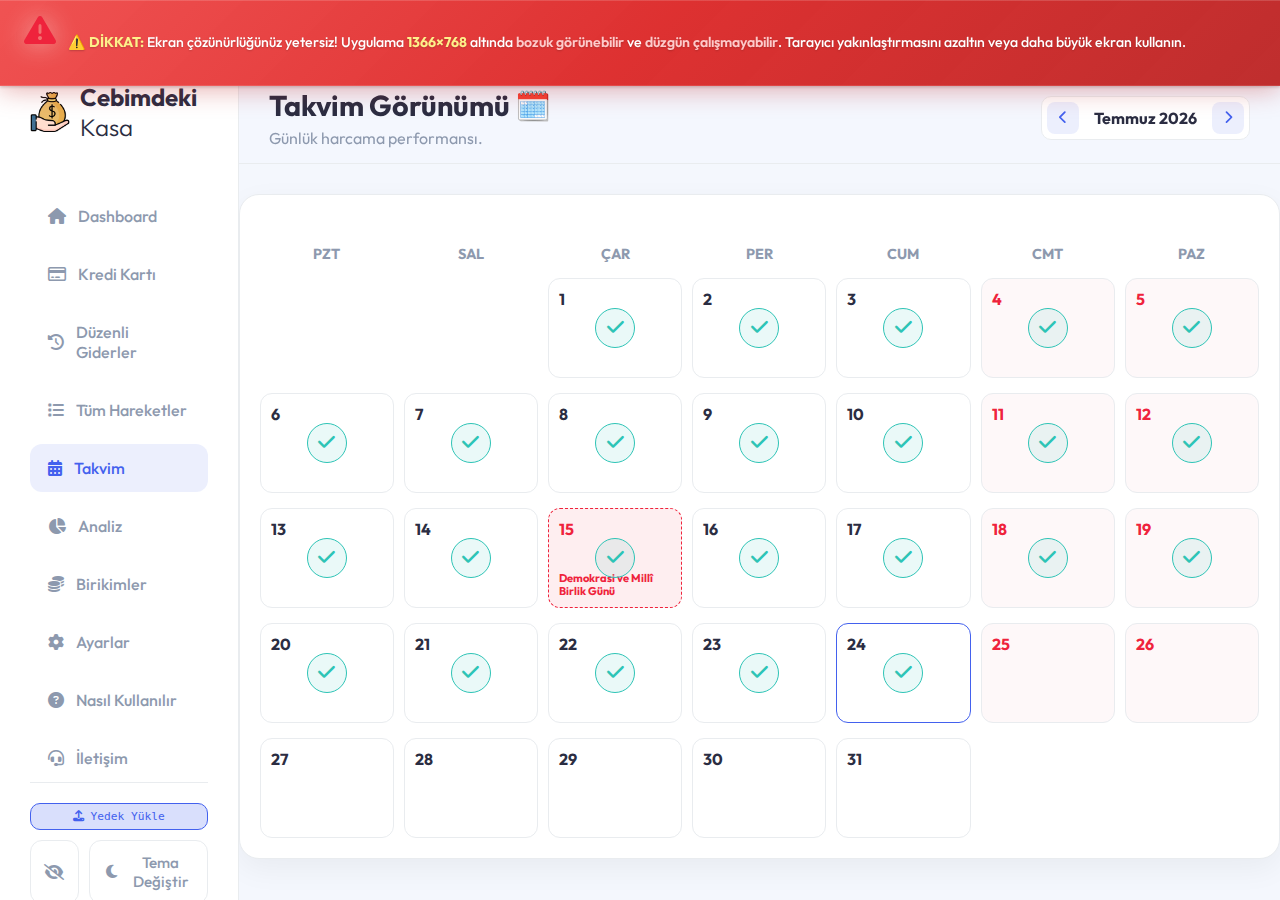
<file: calendar.html>
<!DOCTYPE html>
<html lang="tr">

<head>
    <meta charset="UTF-8">
    <meta name="viewport" content="width=device-width, initial-scale=1.0">
    <title>Harcama Takvimi</title>
    <link href="https://fonts.googleapis.com/css2?family=Outfit:wght@300;500;700;800&display=swap" rel="stylesheet">
    <link rel="stylesheet" href="https://cdnjs.cloudflare.com/ajax/libs/font-awesome/6.4.0/css/all.min.css">
    <link rel="stylesheet" href="design.css?v=21">
    <style>
        .calendar-grid {
            display: grid;
            grid-template-columns: repeat(7, 1fr);
            gap: 10px;
            margin-top: 20px;
        }

        .cal-header {
            text-align: center;
            font-weight: 700;
            color: var(--text-light);
            padding: 10px;
            font-size: 0.9rem;
            text-transform: uppercase;
        }

        .cal-day {
            background: var(--bg-widget);
            border: 1px solid var(--border);
            border-radius: 12px;
            min-height: 100px;
            padding: 10px;
            position: relative;
            cursor: pointer;
            transition: 0.2s;
            display: flex;
            flex-direction: column;
            justify-content: space-between;
        }

        .cal-day:hover {
            border-color: var(--primary);
            box-shadow: 0 5px 15px rgba(0, 0, 0, 0.05);
        }

        .cal-date-num {
            font-weight: 700;
            color: var(--text-main);
            font-size: 1rem;
        }

        .cal-total {
            font-size: 0.85rem;
            font-weight: 600;
            color: var(--text-light);
            margin-top: 5px;
        }

        .cal-total.high-spend {
            color: var(--danger);
        }

        .no-spend-badge {
            position: absolute;
            top: 50%;
            left: 50%;
            transform: translate(-50%, -50%);
            width: 40px;
            height: 40px;
            background: rgba(46, 196, 182, 0.1);
            color: var(--success);
            border-radius: 50%;
            display: flex;
            align-items: center;
            justify-content: center;
            font-size: 1.2rem;
            border: 1px solid var(--success);
        }

        .bill-icon {
            font-size: 0.8rem;
            color: var(--accent);
            margin-top: auto;
            align-self: flex-end;
        }
    </style>
</head>

<body data-page="calendar">
    <!-- Resolution Warning Banner (Soft Warning) -->
    <div id="resolution-blocker">
        <i class="fa-solid fa-triangle-exclamation res-icon"></i>
        <span class="res-message"><strong>⚠️ DİKKAT:</strong> Ekran çözünürlüğünüz yetersiz! Uygulama
            <strong>1366×768</strong> altında <em>bozuk görünebilir</em> ve <em>düzgün çalışmayabilir</em>. Tarayıcı
            yakınlaştırmasını azaltın veya daha büyük ekran kullanın.</span>
    </div>

    <div class="web-app-container">
        <aside class="sidebar">
            <!-- Sidebar content rendered by main.js: renderSidebar() -->
        </aside>

        <main class="main-content">
            <header class="top-bar">
                <div class="greeting">
                    <h2>Takvim Görünümü 🗓️</h2>
                    <p style="color:var(--text-light)">Günlük harcama performansı.</p>
                </div>
                <div style="display:flex; gap:10px;">
                    <div class="period-nav-ctrl">
                        <button class="btn-nav-arrow" id="cal-prev"><i class="fa-solid fa-chevron-left"></i></button>
                        <span id="cal-period-display"
                            style="font-weight:700; padding:0 15px; min-width:120px; text-align:center;">---</span>
                        <button class="btn-nav-arrow" id="cal-next"><i class="fa-solid fa-chevron-right"></i></button>
                    </div>
                </div>
            </header>

            <div class="widget" style="padding:20px; min-height:600px;">
                <div class="calendar-grid">
                    <div class="cal-header">Pzt</div>
                    <div class="cal-header">Sal</div>
                    <div class="cal-header">Çar</div>
                    <div class="cal-header">Per</div>
                    <div class="cal-header">Cum</div>
                    <div class="cal-header">Cmt</div>
                    <div class="cal-header">Paz</div>
                </div>
                <div id="calendar-days" class="calendar-grid" style="margin-top:5px; row-gap:15px;">
                    <!-- Days will be injected here -->
                </div>
            </div>

        </main>
    </div>

    <script src="main.js?v=21"></script>
</body>

</html>
</file>
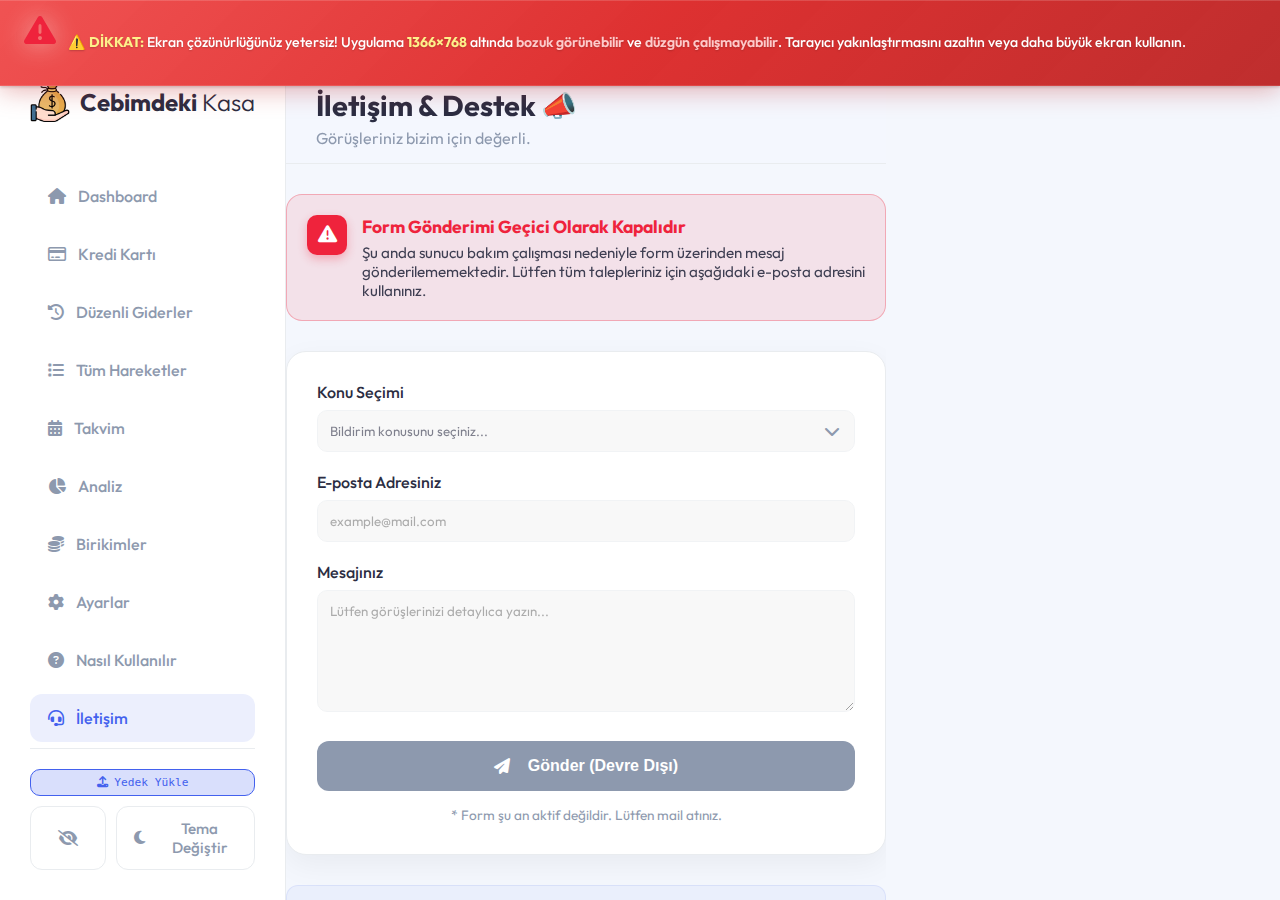
<file: feedback.html>
<!DOCTYPE html>
<html lang="tr">

<head>
    <meta charset="UTF-8">
    <meta name="viewport" content="width=device-width, initial-scale=1.0">
    <title>İletişim</title>
    <link href="https://fonts.googleapis.com/css2?family=Outfit:wght@300;500;700&display=swap" rel="stylesheet">
    <link rel="stylesheet" href="https://cdnjs.cloudflare.com/ajax/libs/font-awesome/6.4.0/css/all.min.css">
    <link rel="stylesheet" href="design.css?v=21">
    <style>
        .feedback-container {
            max-width: 600px;
            margin: 0 auto;
        }

        .feedback-card {
            background: var(--bg-widget);
            border-radius: 20px;
            padding: 30px;
            border: 1px solid var(--border);
            box-shadow: var(--shadow-widget);
        }

        .form-group {
            margin-bottom: 20px;
        }

        .form-group label {
            display: block;
            margin-bottom: 8px;
            font-weight: 500;
            color: var(--text-main);
        }

        .form-group select,
        .form-group input,
        .form-group textarea {
            width: 100%;
            padding: 12px;
            border-radius: 10px;
            border: 1px solid var(--border);
            background: rgba(125, 125, 125, 0.05);
            color: var(--text-main);
            font-family: inherit;
            outline: none;
            transition: 0.3s;
        }

        .form-group select:focus,
        .form-group input:focus,
        .form-group textarea:focus {
            border-color: var(--primary);
            box-shadow: 0 0 0 3px rgba(67, 97, 238, 0.1);
        }

        .contact-info {
            background: rgba(67, 97, 238, 0.05);
            border: 1px solid rgba(67, 97, 238, 0.1);
            border-radius: 12px;
            padding: 20px;
            margin-top: 30px;
            display: flex;
            align-items: center;
            gap: 15px;
        }

        .contact-icon {
            width: 40px;
            height: 40px;
            border-radius: 50%;
            background: var(--primary);
            color: white;
            display: flex;
            align-items: center;
            justify-content: center;
            font-size: 1.2rem;
        }

        /* Alert Box */
        .alert-box {
            background: rgba(239, 35, 60, 0.1);
            border: 1px solid rgba(239, 35, 60, 0.3);
            border-radius: 16px;
            padding: 20px;
            margin-bottom: 30px;
            display: flex;
            gap: 15px;
            align-items: flex-start;
            animation: fadeInDown 0.5s ease;
        }

        .alert-icon {
            width: 40px;
            height: 40px;
            background: var(--danger);
            color: white;
            border-radius: 10px;
            display: flex;
            align-items: center;
            justify-content: center;
            font-size: 1.2rem;
            flex-shrink: 0;
            box-shadow: 0 4px 10px rgba(239, 35, 60, 0.3);
        }

        .alert-content h4 {
            color: var(--danger);
            margin-bottom: 5px;
            font-size: 1.1rem;
        }

        .alert-content p {
            color: var(--text-main);
            font-size: 0.95rem;
            opacity: 0.9;
        }

        /* Modern Select & Form */
        .custom-select-wrapper {
            position: relative;
        }

        .select-arrow {
            position: absolute;
            right: 15px;
            top: 50%;
            transform: translateY(-50%);
            color: var(--text-light);
            pointer-events: none;
            transition: 0.3s;
        }

        .form-group:focus-within .select-arrow {
            color: var(--primary);
            transform: translateY(-50%) rotate(180deg);
        }

        .form-group select {
            appearance: none;
            cursor: pointer;
            padding-right: 40px;
            /* Space for arrow */
        }

        .form-group select:disabled,
        .form-group input:disabled,
        .form-group textarea:disabled {
            opacity: 0.6;
            cursor: not-allowed;
            background: rgba(0, 0, 0, 0.05);
        }

        .btn-submit.disabled-btn {
            background: var(--text-light);
            cursor: not-allowed;
            transform: none !important;
            box-shadow: none !important;
        }

        @keyframes fadeInDown {
            from {
                opacity: 0;
                transform: translateY(-20px);
            }

            to {
                opacity: 1;
                transform: translateY(0);
            }
        }



        /* NEW SIGNATURE STYLES */
        .vibe-signature {
            text-align: center;
            margin-top: 50px;
            padding-bottom: 30px;
            display: flex;
            flex-direction: column;
            align-items: center;
            gap: 10px;
        }

        .vibe-icon {
            font-size: 2rem;
            background: linear-gradient(45deg, #FF0080, #7928CA);
            -webkit-background-clip: text;
            -webkit-text-fill-color: transparent;
            margin-bottom: 5px;
            filter: drop-shadow(0 0 10px rgba(121, 40, 202, 0.3));
        }

        .vibe-signature p {
            color: var(--text-light);
            font-size: 0.95rem;
            margin: 0;
        }

        .vibe-badge {
            font-size: 0.75rem;
            text-transform: uppercase;
            letter-spacing: 2px;
            color: var(--primary);
            font-weight: 700;
            opacity: 0.8;
            background: rgba(67, 97, 238, 0.1);
            padding: 5px 15px;
            border-radius: 20px;
        }
    </style>
</head>

<body data-page="feedback">
    <!-- Resolution Warning Banner (Soft Warning) -->
    <div id="resolution-blocker">
        <i class="fa-solid fa-triangle-exclamation res-icon"></i>
        <span class="res-message"><strong>⚠️ DİKKAT:</strong> Ekran çözünürlüğünüz yetersiz! Uygulama
            <strong>1366×768</strong> altında <em>bozuk görünebilir</em> ve <em>düzgün çalışmayabilir</em>. Tarayıcı
            yakınlaştırmasını azaltın veya daha büyük ekran kullanın.</span>
    </div>

    <div class="web-app-container">
        <aside class="sidebar">
            <!-- Sidebar content rendered by main.js: renderSidebar() -->
            <div class="sidebar-footer" style="display:none;"></div>
        </aside>

        <main class="main-content">
            <header class="top-bar">
                <div class="greeting">
                    <h2>İletişim & Destek 📣</h2>
                    <p style="color:var(--text-light)">Görüşleriniz bizim için değerli.</p>
                </div>
            </header>

            <div class="feedback-container">

                <!-- Temporary Alert -->
                <div class="alert-box">
                    <div class="alert-icon">
                        <i class="fa-solid fa-triangle-exclamation"></i>
                    </div>
                    <div class="alert-content">
                        <h4>Form Gönderimi Geçici Olarak Kapalıdır</h4>
                        <p>Şu anda sunucu bakım çalışması nedeniyle form üzerinden mesaj gönderilememektedir. Lütfen tüm
                            talepleriniz için aşağıdaki e-posta adresini kullanınız.</p>
                    </div>
                </div>

                <div class="feedback-card">
                    <div class="form-group">
                        <label>Konu Seçimi</label>
                        <div class="custom-select-wrapper">
                            <select id="fb-topic" disabled>
                                <option value="" disabled selected>Bildirim konusunu seçiniz...</option>
                                <option value="bug">🐛 Hata / Bug Bildirimi</option>
                                <option value="feature">💡 Yeni Özellik İsteği</option>
                                <option value="improvement">🚀 İyileştirme Önerisi</option>
                                <option value="complaint">⚠️ Şikayet</option>
                                <option value="account">👤 Hesap İşlemleri</option>
                                <option value="security">🔒 Güvenlik Endişesi</option>
                                <option value="other">📝 Diğer Konular</option>
                            </select>
                            <i class="fa-solid fa-chevron-down select-arrow"></i>
                        </div>
                    </div>

                    <div class="form-group">
                        <label>E-posta Adresiniz</label>
                        <input type="email" id="fb-email" placeholder="example@mail.com" disabled>
                    </div>

                    <div class="form-group">
                        <label>Mesajınız</label>
                        <textarea id="fb-message" rows="6" placeholder="Lütfen görüşlerinizi detaylıca yazın..."
                            disabled></textarea>
                    </div>

                    <button class="btn-submit disabled-btn" onclick="return false;">
                        <i class="fa-solid fa-paper-plane" style="margin-right:8px;"></i> Gönder (Devre Dışı)
                    </button>

                    <p style="margin-top:15px; font-size:0.85rem; color:var(--text-light); text-align:center;">
                        * Form şu an aktif değildir. Lütfen mail atınız.
                    </p>
                </div>

                <div class="contact-info">
                    <div class="contact-icon">
                        <i class="fa-solid fa-envelope"></i>
                    </div>
                    <div>
                        <h4 style="color:var(--text-main); margin-bottom:2px;">E-Posta İletişim</h4>
                        <p style="color:var(--text-light); font-size:0.9rem;">Tüm konular için 7/24 yazabilirsiniz:
                            <strong style="color:var(--primary); user-select:all;">berkaymanci@icloud.com</strong>
                        </p>
                    </div>
                </div>

                <!-- NEW VIBE CODING SIGNATURE -->
                <div class="vibe-signature">
                    <i class="fa-solid fa-wand-magic-sparkles vibe-icon"></i>
                    <p>Designed & Crafted by <strong style="color:var(--text-main);">Berkay MANCI</strong></p>
                    <span class="vibe-badge">Buılt wıth Vıbe Codıng AI</span>
                </div>
            </div>
        </main>
    </div>

    <script src="main.js?v=21"></script>
    <script>
        function sendFeedback() {
            const topic = document.getElementById('fb-topic').value;
            const email = document.getElementById('fb-email').value;
            const msg = document.getElementById('fb-message').value;

            if (!msg.trim()) {
                showToast('Uyarı', 'Lütfen mesajınızı yazın.', 'error');
                return;
            }

            // Mock sending
            showToast('Gönderildi', 'Geri bildiriminiz başarıyla iletildi. Teşekkürler!', 'success');

            // Clear form
            document.getElementById('fb-email').value = '';
            document.getElementById('fb-message').value = '';
        }
    </script>
</body>

</html>
</file>
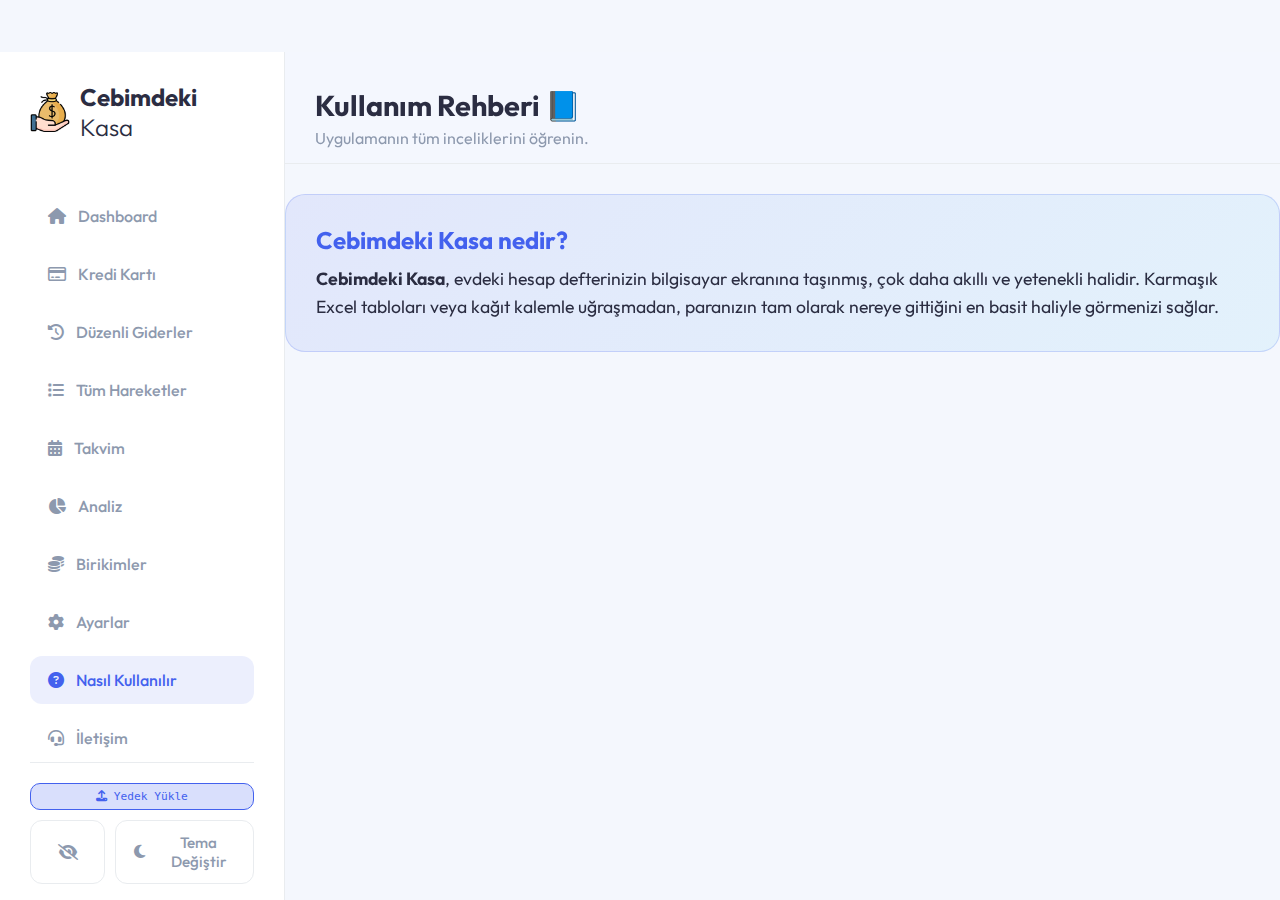
<file: guide.html>
<!DOCTYPE html>
<html lang="tr">

<head>
    <meta charset="UTF-8">
    <meta name="viewport" content="width=device-width, initial-scale=1.0">
    <title>Kullanım Rehberi</title>
    <link href="https://fonts.googleapis.com/css2?family=Outfit:wght@300;400;500;700;800&display=swap" rel="stylesheet">
    <link rel="stylesheet" href="https://cdnjs.cloudflare.com/ajax/libs/font-awesome/6.4.0/css/all.min.css">
    <link rel="stylesheet" href="design.css?v=21">
    <style>
        /* Custom Guide Styles */
        .guide-container {
            max-width: 1000px;
            margin: 0 auto;
            padding-bottom: 50px;
        }

        .guide-intro {
            background: linear-gradient(135deg, rgba(67, 97, 238, 0.1) 0%, rgba(76, 201, 240, 0.1) 100%);
            border-radius: 20px;
            padding: 30px;
            margin-bottom: 40px;
            border: 1px solid rgba(67, 97, 238, 0.2);
            animation: fadeIn Up 0.6s ease-out;
        }

        .guide-intro h3 {
            font-size: 1.5rem;
            color: var(--primary);
            margin-bottom: 10px;
        }

        .guide-intro p {
            font-size: 1.1rem;
            line-height: 1.6;
            color: var(--text-main);
        }

        .guide-section {
            margin-bottom: 40px;
            opacity: 0;
            animation: fadeInUp 0.6s ease-out forwards;
        }

        /* Staggered Animation Delays */
        .guide-section:nth-child(1) {
            animation-delay: 0.1s;
        }

        .guide-section:nth-child(2) {
            animation-delay: 0.2s;
        }

        .guide-section:nth-child(3) {
            animation-delay: 0.3s;
        }

        .guide-section:nth-child(4) {
            animation-delay: 0.4s;
        }

        .guide-section:nth-child(5) {
            animation-delay: 0.5s;
        }

        .guide-section:nth-child(6) {
            animation-delay: 0.6s;
        }

        .guide-section:nth-child(7) {
            animation-delay: 0.7s;
        }

        .two-col-layout {
            display: flex;
            flex-wrap: wrap;
            gap: 20px;
            margin-bottom: 40px;
        }

        .two-col-layout .guide-section {
            flex: 1;
            min-width: 300px;
            margin-bottom: 0;
            /* Let container handle spacing */
        }

        .section-header {
            display: flex;
            align-items: center;
            justify-content: flex-start;
            /* Ensure left alignment */
            gap: 15px;
            margin-bottom: 20px;
            padding-bottom: 10px;
            border-bottom: 2px solid rgba(125, 125, 125, 0.1);
        }

        .section-number {
            background: var(--primary);
            color: white;
            width: 40px;
            height: 40px;
            border-radius: 12px;
            display: flex;
            align-items: center;
            justify-content: center;
            font-size: 1.2rem;
            font-weight: 800;
            flex-shrink: 0;
            box-shadow: 0 5px 15px rgba(67, 97, 238, 0.3);
        }

        .section-title {
            font-size: 1.4rem;
            font-weight: 700;
            color: var(--text-main);
        }

        .content-card {
            background: var(--bg-widget);
            border: 1px solid var(--border);
            border-radius: 20px;
            padding: 25px;
            box-shadow: var(--shadow-widget);
            transition: transform 0.3s ease;
        }

        .content-card:hover {
            transform: translateY(-5px);
            border-color: var(--primary);
        }

        .feature-grid {
            display: grid;
            grid-template-columns: repeat(auto-fit, minmax(300px, 1fr));
            gap: 20px;
        }

        .feature-item {
            margin-bottom: 20px;
        }

        .feature-item:last-child {
            margin-bottom: 0;
        }

        .feature-title {
            font-weight: 700;
            color: var(--primary);
            margin-bottom: 8px;
            display: flex;
            align-items: center;
            gap: 8px;
            font-size: 1.05rem;
        }

        .feature-desc {
            color: var(--text-light);
            line-height: 1.6;
            font-size: 0.95rem;
            padding-left: 28px;
            /* Align with text start after icon */
        }

        .icon-box {
            width: 32px;
            height: 32px;
            background: rgba(67, 97, 238, 0.1);
            color: var(--primary);
            border-radius: 8px;
            display: flex;
            align-items: center;
            justify-content: center;
            font-size: 0.9rem;
        }

        .important-note {
            background: rgba(239, 35, 60, 0.05);
            /* Danger color opacity */
            border-left: 4px solid var(--danger);
            padding: 15px;
            border-radius: 8px;
            margin-top: 15px;
            color: var(--text-main);
            font-size: 0.9rem;
        }

        .important-note strong {
            color: var(--danger);
        }

        .tip-note {
            background: rgba(46, 196, 182, 0.05);
            /* Success color opacity */
            border-left: 4px solid var(--success);
            padding: 15px;
            border-radius: 8px;
            margin-top: 15px;
            color: var(--text-main);
            font-size: 0.9rem;
        }

        @keyframes fadeInUp {
            from {
                opacity: 0;
                transform: translateY(30px);
            }

            to {
                opacity: 1;
                transform: translateY(0);
            }
        }

        /* Ensure Section 7 clears everything */
        .guide-section:last-of-type {
            clear: both;
            width: 100%;
        }
    </style>
</head>

<body data-page="guide">
    <!-- Mobile Blocker -->
    <div id="mobile-block-overlay">
        <i class="fa-solid fa-desktop"></i>
        <h2>Masaüstü Deneyimi Gereklidir</h2>
        <p>Finansal verilerinizi detaylı analiz edebilmeniz için lütfen bu uygulamayı geniş ekranlı bir bilgisayarda
            kullanın.</p>
    </div>

    <div class="web-app-container">
        <aside class="sidebar">
            <!-- Sidebar content rendered by main.js: renderSidebar() -->
            <div class="sidebar-footer" style="display:none;"></div>
        </aside>

        <main class="main-content">
            <header class="top-bar">
                <div class="greeting">
                    <h2>Kullanım Rehberi 📘</h2>
                    <p style="color:var(--text-light)">Uygulamanın tüm inceliklerini öğrenin.</p>
                </div>
            </header>

            <div class="guide-container">

                <!-- Intro -->
                <div class="guide-intro">
                    <h3>Cebimdeki Kasa nedir?</h3>
                    <p>
                        <strong>Cebimdeki Kasa</strong>, evdeki hesap defterinizin bilgisayar ekranına taşınmış, çok
                        daha akıllı ve yetenekli halidir.
                        Karmaşık Excel tabloları veya kağıt kalemle uğraşmadan, paranızın tam olarak nereye gittiğini en
                        basit haliyle görmenizi sağlar.
                    </p>
                </div>

                <!-- 1. Bölüm -->
                <section class="guide-section">
                    <div class="section-header">
                        <div class="section-number">1</div>
                        <h3 class="section-title">İlk Bakış ve Genel Kolaylıklar</h3>
                    </div>
                    <div class="content-card">
                        <p class="feature-desc" style="padding-left:0; margin-bottom:20px;">Siteyi açtığınızda
                            karşınızda sizi yormayan, anlaşılır bir ekran bulacaksınız.</p>

                        <div class="feature-grid">
                            <div class="feature-item">
                                <div class="feature-title">
                                    <span class="icon-box"><i class="fa-solid fa-moon"></i></span>
                                    Gece ve Gündüz Modu
                                </div>
                                <div class="feature-desc">
                                    Ekranın sol alt köşesindeki "Ay Dede" resmine tıklarsanız, ekranın renkleri
                                    koyulaşır (Gece Modu). Bu sayede akşamları gözleriniz yorulmaz. Tekrar tıklarsanız
                                    aydınlık moda döner.
                                </div>
                            </div>

                            <div class="feature-item">
                                <div class="feature-title">
                                    <span class="icon-box"><i class="fa-solid fa-eye-slash"></i></span>
                                    Gizlilik Perdesi
                                </div>
                                <div class="feature-desc">
                                    Yanınızda biri varken hesabınızı kontrol etmek isterseniz, sol alttaki "Göz"
                                    düğmesine basın. Bu düğme ekrandaki tüm para miktarlarını (bakiyeleri, borçları)
                                    bulanıklaştırır.
                                </div>
                            </div>

                            <div class="feature-item">
                                <div class="feature-title">
                                    <span class="icon-box"><i class="fa-solid fa-mobile-screen-button"></i></span>
                                    Neden Telefondan Açılmıyor?
                                </div>
                                <div class="feature-desc">
                                    Bu uygulama detaylı tablolar içerdiği için telefon ekranına sığmaz. Telefondan
                                    girmeye çalışırsanız site kendini kilitler. Bu bir hata değil, rahat kullanım için
                                    bir önlemdir.
                                </div>
                            </div>
                        </div>
                    </div>
                </section>

                <!-- 2. Bölüm -->
                <section class="guide-section">
                    <div class="section-header">
                        <div class="section-number">2</div>
                        <h3 class="section-title">Ana Sayfa: Cüzdan ve Günlük İşler</h3>
                    </div>
                    <p style="color:var(--text-light); margin-bottom:15px;">Burası uygulamanın giriş kapısıdır. Günlük
                        nakit akışınızı buradan yönetirsiniz.</p>

                    <div class="feature-grid">
                        <div class="content-card">
                            <div class="feature-title"><i class="fa-solid fa-chart-line"></i> Durum Kutuları</div>
                            <div class="feature-desc">
                                <strong>Bu Ay Toplam Gider:</strong> O ayki market, fatura gibi harcamaların toplamıdır.
                                Geçen aya göre durumunu ok işaretleriyle (Artış/Azalış) bildirir.<br><br>
                                <strong>Cüzdanım / Varlık:</strong> Cebinizdeki veya bankanızdaki harcanabilir nakit
                                parayı temsil eder.
                            </div>
                        </div>
                        <div class="content-card">
                            <div class="feature-title"><i class="fa-solid fa-wallet"></i> Cüzdan Yönetimi</div>
                            <div class="feature-desc">
                                Yeşil renkli "Cüzdanım" kutusuna tıklayınca açılan pencereden "Maaş Yattı" veya "Harçlık
                                Aldım" diyerek para ekleyebilirsiniz.
                                <div class="important-note">
                                    <strong>Önemli:</strong> Ana sayfadan eklediğiniz her harcama, buradaki cüzdan
                                    paranızdan otomatik olarak düşülür.
                                </div>
                            </div>
                        </div>
                    </div>

                    <div class="content-card" style="margin-top:20px;">
                        <h4
                            style="color:var(--primary); margin-bottom:15px; border-bottom:1px solid var(--border); padding-bottom:5px;">
                            Hızlı Harcama & Akıllı Hafıza</h4>
                        <div class="feature-item">
                            <div class="feature-title"><span class="icon-box"><i class="fa-solid fa-bolt"></i></span>
                                Hızlı Ekleme</div>
                            <div class="feature-desc">Ortadaki formu kullanarak "Nereye", "Ne kadar" harcadığınızı yazıp
                                kaydedersiniz.</div>
                        </div>
                        <div class="feature-item" style="margin-top:15px;">
                            <div class="feature-title"><span class="icon-box"><i class="fa-solid fa-brain"></i></span>
                                Akıllı Hafıza</div>
                            <div class="feature-desc">"M" harfine bastığınızda, daha önce gittiğiniz "Market"i hatırlar
                                ve size önerir.</div>
                        </div>
                        <div class="feature-item" style="margin-top:15px;">
                            <div class="feature-title"><span class="icon-box"><i class="fa-solid fa-plus"></i></span>
                                Yeni Şeyler Ekleme</div>
                            <div class="feature-desc">Listede olmayan bir kategori (örneğin "Bahçe Masrafı") eklemek
                                isterseniz, yanındaki minik (+) düğmesine basarak hemen oluşturabilirsiniz.</div>
                        </div>
                        <div class="important-note">
                            <strong>Uyarı:</strong> Burası sadece nakit/banka kartı harcamaları içindir. Kredi kartı
                            seçmeye çalışırsanız sistem sizi uyarır.
                        </div>
                    </div>
                </section>

                <!-- 3. Bölüm -->
                <section class="guide-section">
                    <div class="section-header">
                        <div class="section-number">3</div>
                        <h3 class="section-title">Kredi Kartı Yönetimi</h3>
                    </div>
                    <div class="content-card">
                        <p style="color:var(--text-light); margin-bottom:20px;">Kredi kartlarınızı banka uygulaması gibi
                            detaylı takip etmenizi sağlar.</p>

                        <div class="feature-grid">
                            <div class="feature-item">
                                <div class="feature-title"><span class="icon-box"><i
                                            class="fa-regular fa-credit-card"></i></span> Kart Tanımlama</div>
                                <div class="feature-desc">Kartın adını, limitini ve hesap kesim tarihini girdiğinizde,
                                    ekranda o karta benzeyen şık bir resim oluşur.</div>
                            </div>
                            <div class="feature-item">
                                <div class="feature-title"><span class="icon-box"><i
                                            class="fa-solid fa-battery-half"></i></span> Limit Göstergesi</div>
                                <div class="feature-desc">Kart resminin yanındaki renkli çubuklar, limitin ne kadarının
                                    dolduğunu gösterir. Renk yeşilden kırmızıya dönerse "Dur" zamanı gelmiştir.</div>
                            </div>
                            <div class="feature-item">
                                <div class="feature-title"><span class="icon-box"><i
                                            class="fa-solid fa-layer-group"></i></span> Taksit Yapma</div>
                                <div class="feature-desc">Örneğin 3 taksit yaparsanız, sistem bunu sizin yerinize böler
                                    ve gelecek 3 ayın ödeme listesine sırayla yazar.</div>
                            </div>
                            <div class="feature-item">
                                <div class="feature-title"><span class="icon-box"><i
                                            class="fa-solid fa-money-bill-transfer"></i></span> Borç Ödeme</div>
                                <div class="feature-desc">"Borç Öde" düğmesine basıp bir tutar girdiğinizde, sistem bu
                                    parayı <strong>Cüzdanınızdaki (Nakit)</strong> paradan alır ve kredi kartı
                                    borcunuzdan düşer.</div>
                            </div>
                        </div>
                    </div>
                </section>

                <!-- 4. Bölüm -->
                <section class="guide-section">
                    <div class="section-header">
                        <div class="section-number">4</div>
                        <h3 class="section-title">Düzenli Giderler</h3>
                    </div>
                    <div class="content-card">
                        <p style="color:var(--text-light); margin-bottom:20px;">Netflix, Kira, İnternet faturası gibi
                            her ay tekrarlanan ödemeleri aklınızda tutmanıza gerek kalmaz.</p>

                        <div class="feature-grid">
                            <div class="feature-item">
                                <div class="feature-title"><i class="fa-solid fa-calendar-check"></i> Plan Kurma</div>
                                <div class="feature-desc">Ödemenin adını ve "Her ayın kaçında" ödeneceğini bir kere
                                    girersiniz. Listeyi güzelleştirmek için Spotify, Ev vb. ikonlar seçebilirsiniz.
                                </div>
                            </div>

                            <div class="feature-item">
                                <div class="feature-title"><i class="fa-solid fa-percent"></i> İndirimli Ödeme (İade)
                                </div>
                                <div class="feature-desc">"Bana %10 iade geliyor" diyebilirsiniz. Sistem harcamayı
                                    yaparken bu indirimi otomatik düşer (Nays, Bonus vb.).</div>
                            </div>

                            <div class="feature-item">
                                <div class="feature-title"><i class="fa-regular fa-clock"></i> Kampanya Takibi</div>
                                <div class="feature-desc">Kampanya bitiş tarihini girerseniz, tarih yaklaştığında sistem
                                    sizi renkli uyarılarla "Kampanya bitiyor" diye uyarır.</div>
                            </div>

                            <div class="feature-item">
                                <div class="feature-title"><i class="fa-solid fa-robot"></i> Otomatik Ödeme</div>
                                <div class="feature-desc">Kutucuğu işaretlerseniz, ödeme günü geldiğinde siz siteyi açar
                                    açmaz sistem parayı cüzdanınızdan otomatik düşer ve kaydeder.</div>
                            </div>
                        </div>
                    </div>
                </section>

                <!-- 5. & 6. Bölüm Yan Yana (Geniş Ekranda) -->
                <div class="two-col-layout">
                    <section class="guide-section">
                        <div class="section-header">
                            <div class="section-number">5</div>
                            <h3 class="section-title">Birikim ve Piyasa</h3>
                        </div>
                        <div class="content-card" style="height:100%;">
                            <div class="feature-item">
                                <div class="feature-title"><i class="fa-solid fa-arrow-trend-up"></i> Canlı Fiyatlar
                                </div>
                                <div class="feature-desc">Siteyi açtığınızda internete bağlanır ve Dolar, Euro, Altın
                                    fiyatlarını kuyumcu tabelası gibi canlı gösterir.</div>
                            </div>
                            <div class="feature-item" style="margin-top:20px;">
                                <div class="feature-title"><i class="fa-solid fa-right-left"></i> Alım - Satım</div>
                                <div class="feature-desc">
                                    <strong>Varlık Al:</strong> Cüzdandan TL düşer, Dolar eklenir.<br>
                                    <strong>Varlık Sat:</strong> Altını o anki fiyattan bozar, Cüzdana TL ekler.<br>
                                    <strong>Kâr/Zarar:</strong> Anlık durumunuzu yeşil (Kâr) veya kırmızı (Zarar) olarak
                                    gösterir.
                                </div>
                            </div>
                        </div>
                    </section>

                    <section class="guide-section">
                        <div class="section-header">
                            <div class="section-number">6</div>
                            <h3 class="section-title">Takvim ve Analiz</h3>
                        </div>
                        <div class="content-card" style="height:100%;">
                            <div class="feature-item">
                                <div class="feature-title"><i class="fa-solid fa-calendar-days"></i> Harcama Takvimi
                                </div>
                                <div class="feature-desc">
                                    Duvar takvimi gibi çalışır. Para harcanan günlerde tutar yazar. Hiç para harcanmayan
                                    günlerde "Yeşil Tik" çıkar (Tasarruf Günü!). Bayramlar otomatik işaretlidir.
                                </div>
                            </div>
                            <div class="feature-item" style="margin-top:20px;">
                                <div class="feature-title"><i class="fa-solid fa-chart-pie"></i> Pasta Grafiği</div>
                                <div class="feature-desc">
                                    "Analiz" sayfasında paranızın en çok nereye gittiğini (Mutfak mı? Giyim mi?) renkli
                                    dilimlerle görürsünüz.
                                </div>
                            </div>
                        </div>
                    </section>
                </div>

                <!-- Force content break -->
                <div style="width:100%; height:20px; clear:both; display:block;"></div>
                <div style="width:100%; height:20px; clear:both; display:block;"></div>
                <div style="width:100%; height:20px; clear:both; display:block;"></div>

                <!-- 7. Bölüm -->
                <section class="guide-section">
                    <div class="section-header">
                        <div class="section-number">7</div>
                        <h3 class="section-title">Ayarlar ve Güvenlik</h3>
                    </div>
                    <div class="content-card">
                        <div class="feature-grid">
                            <div class="feature-item">
                                <div class="feature-title"><i class="fa-solid fa-download"></i> Yedek İndir</div>
                                <div class="feature-desc">Tüm kayıtlarınızı küçük bir dosya olarak indirir.
                                    Bilgisayarınız bozulsa bile bilgileriniz kaybolmaz.</div>
                            </div>
                            <div class="feature-item">
                                <div class="feature-title"><i class="fa-solid fa-upload"></i> Yedek Yükle</div>
                                <div class="feature-desc">Yeni bir bilgisayara geçtiğinizde, indirdiğiniz dosyayı seçip
                                    kaldığınız yerden devam edersiniz.</div>
                            </div>
                            <div class="feature-item">
                                <div class="feature-title"><i class="fa-solid fa-file-excel"></i> Excel Raporu</div>
                                <div class="feature-desc">Harcamalarınızı liste halinde döküp yazdırmak veya birine
                                    göndermek için Excel formatında indirir.</div>
                            </div>
                            <div class="feature-item">
                                <div class="feature-title" style="color:var(--danger);"><i
                                        class="fa-solid fa-trash-can"></i> Sıfırlama</div>
                                <div class="feature-desc">"Tüm Verileri Sıfırla" düğmesi, uygulamayı fabrika ayarlarına
                                    döndürür. Her şey silinir ve temiz sayfa açılır.</div>
                            </div>
                        </div>
                    </div>
                </section>

                <div style="text-align:center; color:var(--text-light); font-size:0.9rem; margin-top:30px;">
                    <p>Aklınıza takılan sorular için iletişim adresimizden ulaşabilirsiniz 🎉</p>
                </div>

            </div>
        </main>
    </div>
    <script src="main.js?v=21"></script>
</body>

</html>
</file>
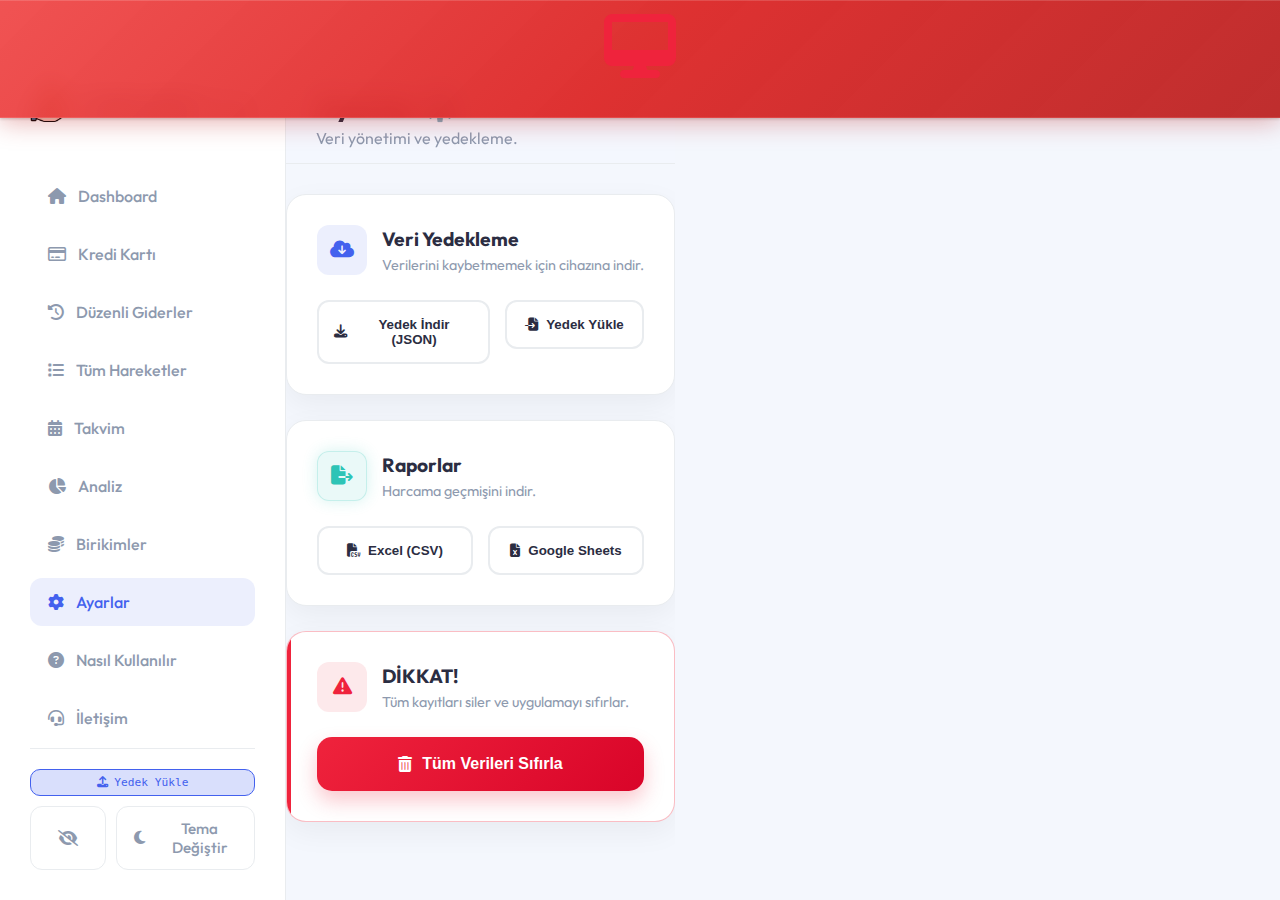
<file: settings.html>
<!DOCTYPE html>
<html lang="tr">

<head>
    <meta charset="UTF-8">
    <meta name="viewport" content="width=device-width, initial-scale=1.0">
    <title>Ayarlar</title>
    <link href="https://fonts.googleapis.com/css2?family=Outfit:wght@300;500;700&display=swap" rel="stylesheet">
    <link rel="stylesheet" href="https://cdnjs.cloudflare.com/ajax/libs/font-awesome/6.4.0/css/all.min.css">
    <link rel="stylesheet" href="design.css?v=21">
</head>

<body data-page="settings">
    <!-- Resolution Blocker (Hard Limit) -->
    <div id="resolution-blocker">
        <i class="fa-solid fa-desktop"></i>
        <h2>Yetersiz Ekran Çözünürlüğü</h2>
        <p>Bu uygulama en verimli <strong>1920x1080</strong> çözünürlükte çalışır.</p>
        <div class="res-badge">Minimum Gereksinim: 1366 x 768 px</div>
        <p style="font-size:0.9rem; margin-top:15px; opacity:0.7;">Şu anki ekranınız bu sınırın altında.</p>
    </div>

    <div class="web-app-container">
        <aside class="sidebar">
            <!-- Sidebar content rendered by main.js: renderSidebar() -->
        </aside>

        <main class="main-content">
            <header class="top-bar">
                <div class="greeting">
                    <h2>Ayarlar ⚙️</h2>
                    <p style="color:var(--text-light)">Veri yönetimi ve yedekleme.</p>
                </div>
            </header>

            <div class="settings-container" style="max-width: 600px; display:flex; flex-direction:column; gap:25px;">

                <div class="settings-card">
                    <div class="settings-header">
                        <div class="icon-box blue"><i class="fa-solid fa-cloud-arrow-down"></i></div>
                        <div>
                            <h3>Veri Yedekleme</h3>
                            <p>Verilerini kaybetmemek için cihazına indir.</p>
                        </div>
                    </div>
                    <div class="settings-actions">
                        <button class="btn-modern-outline" onclick="downloadBackup()">
                            <i class="fa-solid fa-download"></i> Yedek İndir (JSON)
                        </button>
                        <div style="position:relative; flex:1;">
                            <button class="btn-modern-outline" onclick="document.getElementById('import-file').click()">
                                <i class="fa-solid fa-file-import"></i> Yedek Yükle
                            </button>
                            <input type="file" id="import-file" style="display:none" onchange="restoreBackup(this)"
                                accept=".json">
                        </div>
                    </div>
                </div>

                <div class="settings-card">
                    <div class="settings-header">
                        <div class="icon-box neon-acc"><i class="fa-solid fa-file-export"></i></div>
                        <div>
                            <h3>Raporlar</h3>
                            <p>Harcama geçmişini indir.</p>
                        </div>
                    </div>
                    <div class="settings-actions">
                        <button class="btn-modern-outline" onclick="exportToExcel()">
                            <i class="fa-solid fa-file-csv"></i> Excel (CSV)
                        </button>
                        <button class="btn-modern-outline" onclick="exportToSheets()">
                            <i class="fa-solid fa-file-excel"></i> Google Sheets
                        </button>
                    </div>
                </div>

                <div class="settings-card danger-zone">
                    <div class="settings-header">
                        <div class="icon-box red"><i class="fa-solid fa-triangle-exclamation"></i></div>
                        <div>
                            <h3>DİKKAT!</h3>
                            <p>Tüm kayıtları siler ve uygulamayı sıfırlar.</p>
                        </div>
                    </div>
                    <button class="btn-danger-modern" onclick="confirmReset()">
                        <i class="fa-solid fa-trash-can"></i>
                        <span>Tüm Verileri Sıfırla</span>
                    </button>
                </div>

            </div>
        </main>
    </div>

    <script src="main.js?v=21"></script>
</body>

</html>
</file>
<file: design.css>
:root {
    --bg-body: #f4f7fd;
    --bg-sidebar: #ffffff;
    --bg-widget: #ffffff;
    --primary: #4361ee;
    /* ... existing vars ... */

    --accent: #3f37c9;
    --text-main: #2b2d42;
    --text-light: #8d99ae;
    --border: #e9ecef;
    --danger: #ef233c;
    --success: #2ec4b6;

    --shadow-widget: 0 10px 30px rgba(0, 0, 0, 0.05);
    --neon-glow: none;

    /* HATA 9 FIX: Standardized z-index scale */
    --z-dropdown: 100;
    --z-sticky: 500;
    --z-modal-backdrop: 1000;
    --z-modal: 1010;
    --z-toast: 2000;
    --z-mobile-block: 9000;
}

body.dark-theme {
    --bg-body: #0b0e14;
    --bg-sidebar: #151a23;
    --bg-widget: #1c2330;
    --primary: #4cc9f0;
    --accent: #7209b7;
    --text-main: #edf2f4;
    --text-light: #8d99ae;
    --border: #2b3a4a;

    --shadow-widget: 0 10px 40px rgba(0, 0, 0, 0.4);
    --neon-glow: 0 0 15px rgba(76, 201, 240, 0.3);
}

* {
    box-sizing: border-box;
    margin: 0;
    padding: 0;
}

body {
    font-family: 'Outfit', sans-serif;
    background-color: var(--bg-body);
    color: var(--text-main);
    height: 100vh;
    overflow: hidden;
    transition: background-color 0.3s ease;
}

a {
    text-decoration: none;
    color: inherit;
}

.web-app-container {
    display: grid;
    grid-template-columns: 260px 1fr;
    height: 100%;
}

.sidebar {
    background-color: var(--bg-sidebar);
    border-right: 1px solid var(--border);
    padding: 30px;
    display: flex;
    flex-direction: column;
    justify-content: space-between;
    /* UX FIX #2: Sidebar scroll for short screens */
    overflow-y: auto;
    max-height: 100vh;
}

/* Slim sidebar scrollbar */
.sidebar::-webkit-scrollbar {
    width: 4px;
}

.sidebar::-webkit-scrollbar-thumb {
    background: var(--border);
    border-radius: 4px;
}

/* HATA 10 FIX: Prevent FOUC with loading spinner while JS loads */
.sidebar:empty::before {
    content: '';
    display: block;
    width: 40px;
    height: 40px;
    margin: 50px auto;
    border: 3px solid var(--border);
    border-top-color: var(--primary);
    border-radius: 50%;
    animation: sidebar-spin 0.8s linear infinite;
}

@keyframes sidebar-spin {
    to {
        transform: rotate(360deg);
    }
}

.brand {
    display: flex;
    align-items: center;
    gap: 10px;
    margin-bottom: 50px;
    cursor: pointer;
    user-select: none;
}

.brand-logo {
    width: 40px;
    height: 40px;
    object-fit: contain;
}

.brand h1 {
    font-size: 1.5rem;
    font-weight: 700;
    color: var(--text-main);
}

/* .neon-icon {
    color: var(--primary);
    font-size: 1.5rem;
    text-shadow: var(--neon-glow);
} */

.light-text {
    font-weight: 300;
}

.nav-links {
    display: flex;
    flex-direction: column;
    gap: 10px;
    flex: 1;
}

.nav-item {
    display: flex;
    align-items: center;
    gap: 12px;
    padding: 14px 18px;
    color: var(--text-light);
    border-radius: 12px;
    font-weight: 500;
    transition: 0.3s;
}

.nav-item:hover,
.nav-item.active {
    background: rgba(67, 97, 238, 0.1);
    color: var(--primary);
}

.dark-theme .nav-item:hover,
.dark-theme .nav-item.active {
    background: rgba(76, 201, 240, 0.1);
}

.main-content {
    padding: 0;
    /* REMOVED padding to allow sticky header to hit top */
    overflow-y: auto;
    position: relative;
}

.top-bar {
    display: flex;
    justify-content: space-between;
    align-items: center;
    /* Vertically center content */
    margin-bottom: 30px;

    /* Sticky Fixes */
    position: -webkit-sticky;
    position: sticky;
    top: 0;
    top: 0;
    /* FIX HATA 2: Lower z-index than modal (Force override) */
    z-index: 90 !important;

    /* Background & Visuals */
    background-color: rgba(244, 247, 253, 0.7);
    backdrop-filter: blur(10px);
    -webkit-backdrop-filter: blur(10px);

    padding: 35px 30px 15px 30px;
    margin-top: 0;

    border-bottom: 1px solid var(--border);
    transition: background-color 0.3s ease, border-color 0.3s ease;
}

/* Explicit Theme Overrides code remains same... */
body:not(.dark-theme) .top-bar {
    background-color: rgba(244, 247, 253, 0.7) !important;
}

body.dark-theme .top-bar {
    background-color: rgba(11, 14, 20, 0.7) !important;
}

/* Add padding to the grid to restore side spacing */
.dashboard-grid,
.portfolio-grid {
    padding: 0 30px 40px 30px;
    /* Reduced to 30px */
}

.greeting h2 {
    font-size: 1.8rem;
    margin-bottom: 5px;
}

.greeting p {
    color: var(--text-light);
}

/* Ticker Alignment Fix */
.market-ticker-row {
    padding: 0 30px 20px 30px;
    /* Reduced to 30px */
    display: flex;
    gap: 15px;
    overflow-x: auto;
}

.theme-toggle-btn {
    width: 45px;
    height: 45px;
    border-radius: 12px;
    background: var(--bg-widget);
    border: 1px solid var(--border);
    display: flex;
    align-items: center;
    justify-content: center;
    cursor: pointer;
    color: var(--text-main);
    font-size: 1.2rem;
    transition: 0.3s;
}

.dashboard-grid {
    display: grid;
    grid-template-areas: "summary form" "history form";
    grid-template-columns: 1fr 380px;
    gap: 25px;
}

.widget {
    background: var(--bg-widget);
    border-radius: 20px;
    padding: 25px;
    border: 1px solid var(--border);
    box-shadow: var(--shadow-widget);
    overflow: hidden;
}

.summary-row {
    grid-area: summary;
    display: grid;
    grid-template-columns: 1fr 1fr;
    gap: 25px;
}

.summary-widget {
    /* grid-area: summary; REMOVED */
    display: flex;
    align-items: center;
    justify-content: space-between;
    height: 160px;
    position: relative;
    background: linear-gradient(135deg, var(--bg-widget) 0%, rgba(67, 97, 238, 0.03) 100%);
    overflow: hidden;
    padding: 0 30px;
}

.summary-content {
    z-index: 2;
    display: flex;
    flex-direction: column;
    gap: 5px;
}

.summary-label {
    font-size: 0.95rem;
    color: var(--text-light);
    font-weight: 500;
    text-transform: uppercase;
    letter-spacing: 1px;
}

.amount-display {
    display: flex;
    align-items: baseline;
    gap: 5px;
    font-size: 3rem;
    font-weight: 800;
    color: var(--text-main);
    line-height: 1;
    margin: 5px 0;
    letter-spacing: -1px;
}

.currency {
    font-size: 1.5rem;
    color: var(--text-main);
    /* Match title color */
    opacity: 0.6;
    /* Slight transparency instead of different color */
    font-weight: 600;
    /* Bolder */
    margin-left: 2px;
}

.trend-badge {
    display: inline-flex;
    align-items: center;
    gap: 6px;
    padding: 6px 12px;
    border-radius: 20px;
    font-size: 0.85rem;
    font-weight: 600;
    width: fit-content;
    background: rgba(125, 125, 125, 0.05);
}

.trend-badge i {
    font-size: 0.8rem;
}

.summary-deco-icon {
    position: absolute;
    right: -10px;
    bottom: -20px;
    width: 140px;
    height: 140px;
    background: rgba(67, 97, 238, 0.05);
    border-radius: 50%;
    display: flex;
    align-items: center;
    justify-content: center;
    color: var(--primary);
    font-size: 4rem;
    transform: rotate(-10deg);
    z-index: 1;
    pointer-events: none;
}

.dark-theme .summary-deco-icon {
    background: rgba(76, 201, 240, 0.05);
    color: var(--primary);
}

.form-widget {
    grid-area: form;
    overflow: visible !important;
    /* Allow dropdowns to overflow */
}

.history-widget {
    grid-area: history;
    min-height: 300px;
    display: flex;
    flex-direction: column;
}

.widget-header {
    display: flex;
    justify-content: space-between;
    align-items: center;
    margin-bottom: 20px;
    border-bottom: 1px solid var(--border);
    padding-bottom: 15px;
}

.input-grid {
    display: flex;
    flex-direction: column;
    gap: 15px;
}

.input-wrapper {
    position: relative;
    display: flex;
    align-items: center;
    background: rgba(125, 125, 125, 0.05);
    border-radius: 10px;
    border: 1px solid var(--border);
    width: 100%;
}

.input-wrapper input,
.input-wrapper select {
    width: 100%;
    border: none;
    background: transparent;
    padding: 12px;
    color: var(--text-main);
    font-size: 1rem;
    outline: none;
}

.input-wrapper:focus-within {
    border-color: var(--primary);
    box-shadow: 0 0 0 3px rgba(67, 97, 238, 0.1);
}

input[type="date"] {
    font-family: inherit;
    color: var(--text-main);
}

::-webkit-calendar-picker-indicator {
    filter: invert(0.5);
    cursor: pointer;
}

.dark-theme ::-webkit-calendar-picker-indicator {
    filter: invert(1);
}

.smart-select-container {
    display: flex;
    flex-direction: column;
    gap: 5px;
}

.smart-controls {
    display: flex;
    gap: 8px;
    width: 100%;
}

.smart-view-select {
    flex: 1;
    position: relative;
    display: flex;
    align-items: center;
    background: rgba(125, 125, 125, 0.05);
    border-radius: 10px;
    border: 1px solid var(--border);
}

.smart-view-select select {
    flex: 1;
    border: none;
    background: transparent;
    padding: 12px;
    color: var(--text-main);
    outline: none;
    width: 100%;
}

.smart-view-add {
    flex: 1;
    display: flex;
    gap: 5px;
}

.smart-view-add input {
    flex: 1;
    padding: 12px;
    background: rgba(125, 125, 125, 0.05);
    border: 1px solid var(--border);
    border-radius: 10px;
    color: var(--text-main);
    outline: none;
}

.btn-icon {
    width: 42px;
    height: 42px;
    display: flex;
    align-items: center;
    justify-content: center;
    border-radius: 10px;
    border: 1px solid var(--border);
    background: transparent;
    color: var(--text-light);
    cursor: pointer;
    transition: 0.2s;
    flex-shrink: 0;
}

.btn-icon:hover {
    color: var(--primary);
    border-color: var(--primary);
    background: rgba(67, 97, 238, 0.1);
}

.btn-save {
    background: var(--success);
    color: white;
    border: none;
}

.btn-save:hover {
    opacity: 0.9;
    color: white;
}

.btn-cancel {
    background: var(--danger);
    color: white;
    border: none;
}

.btn-cancel:hover {
    opacity: 0.9;
    color: white;
}

.hidden {
    display: none !important;
}

.btn-submit {
    width: 100%;
    margin-top: 25px;
    padding: 14px;
    background: var(--text-main);
    color: var(--bg-widget);
    border: none;
    border-radius: 12px;
    font-weight: 700;
    cursor: pointer;
    transition: 0.3s;
}

.dark-theme .btn-submit {
    background: var(--primary);
    color: #000;
}

.see-all {
    font-size: 0.85rem;
    color: var(--primary);
    font-weight: 600;
}

.transaction-list-web {
    display: flex;
    flex-direction: column;
    gap: 10px;
    flex: 1;
    overflow-y: auto;
    overflow-x: hidden;
    padding-right: 5px;
}

.t-row {
    display: flex;
    align-items: center;
    justify-content: space-between;
    padding: 12px 15px;
    border-radius: 12px;
    background: rgba(125, 125, 125, 0.03);
    border: 1px solid var(--border);
    transition: 0.2s;
    width: 100%;
    cursor: pointer;
}

.t-row:hover {
    background: rgba(125, 125, 125, 0.08);
    border-color: var(--primary);
    transform: translateY(-2px);
}

.t-icon {
    width: 40px;
    height: 40px;
    border-radius: 10px;
    flex-shrink: 0;
    background: rgba(67, 97, 238, 0.1);
    color: var(--primary);
    display: flex;
    align-items: center;
    justify-content: center;
    font-size: 1.1rem;
}

.dark-theme .t-icon {
    color: var(--primary);
    background: rgba(76, 201, 240, 0.15);
}

.t-details {
    flex: 1;
    margin-left: 15px;
    overflow: hidden;
}

.t-merchant {
    display: block;
    font-weight: 600;
    color: var(--text-main);
    white-space: nowrap;
    overflow: hidden;
    text-overflow: ellipsis;
    max-width: 200px;
}

.t-meta {
    font-size: 0.8rem;
    color: var(--text-light);
    white-space: nowrap;
    overflow: hidden;
    text-overflow: ellipsis;
    max-width: 200px;
}

.t-amount {
    font-weight: 700;
    color: var(--text-main);
    font-size: 1.1rem;
    white-space: nowrap;
}

.transaction-list-web::-webkit-scrollbar {
    width: 5px;
}

.transaction-list-web::-webkit-scrollbar-thumb {
    background-color: var(--border);
    border-radius: 10px;
}

.modal-overlay {
    position: fixed;
    top: 0;
    left: 0;
    width: 100%;
    height: 100%;
    background: rgba(0, 0, 0, 0.6);
    backdrop-filter: blur(8px);
    display: flex;
    align-items: center;
    justify-content: center;
    z-index: 998;
    /* FIX HATA 2: Higher than header (90) */
    opacity: 0;
    pointer-events: none;
    transition: opacity 0.3s ease;
}

.modal-overlay.active {
    opacity: 1;
    pointer-events: auto;
}

.custom-modal {
    background: var(--bg-widget);
    width: 90%;
    max-width: 400px;
    padding: 25px;
    border-radius: 20px;
    border: 1px solid var(--border);
    box-shadow: 0 20px 50px rgba(0, 0, 0, 0.3);
    transform: scale(0.9);
    transition: transform 0.3s cubic-bezier(0.175, 0.885, 0.32, 1.275);
    z-index: 999;
    /* FIX HATA 2: Highest level */
}

.modal-overlay.active .custom-modal {
    transform: scale(1);
}

.modal-header {
    font-size: 1.2rem;
    font-weight: 700;
    margin-bottom: 15px;
    color: var(--text-main);
}

.modal-body {
    color: var(--text-light);
    margin-bottom: 25px;
    line-height: 1.5;
}

.modal-actions {
    display: flex;
    gap: 10px;
    justify-content: flex-end;
}

/* Hide footer when using no-footer class */
.no-footer .modal-actions {
    display: none !important;
}

/* Hide header row when using no-header class */
.no-header .modal-header-row {
    display: none !important;
}

.btn-modal {
    padding: 10px 20px;
    border-radius: 8px;
    border: none;
    font-weight: 600;
    cursor: pointer;
    transition: 0.2s;
}

.btn-cancel {
    background: rgba(125, 125, 125, 0.1);
    color: var(--text-main);
}

.btn-confirm {
    background: var(--primary);
    color: white;
}

.btn-delete-action {
    background: var(--danger);
    color: white;
}

.modal-input-group {
    margin-bottom: 15px;
}

.modal-input-group label {
    display: block;
    font-size: 0.85rem;
    margin-bottom: 5px;
    color: var(--text-light);
}

.modal-input-group input {
    width: 100%;
    padding: 12px;
    border: 1px solid var(--border);
    border-radius: 8px;
    background: rgba(125, 125, 125, 0.05);
    color: var(--text-main);
    outline: none;
}

.modal-input-group input:focus {
    border-color: var(--primary);
}

/* Ticker Alignment Fix */
.market-ticker-row {
    padding: 0 40px 20px 40px;
    /* Match header/grid padding */
    display: flex;
    gap: 15px;
    overflow-x: auto;
}

/* Responsive Sidebar Block Removed */

.card-header-row {
    display: flex;
    justify-content: space-between;
    align-items: center;
    margin-bottom: 20px;
    flex-wrap: wrap;
    gap: 10px;
}

.card-selector-wrapper {
    display: flex;
    align-items: center;
    gap: 10px;
    background: rgba(67, 97, 238, 0.1);
    padding: 8px 15px;
    border-radius: 12px;
    color: var(--primary);
}

.clean-select {
    border: none;
    background: transparent;
    font-size: 1rem;
    font-weight: 600;
    color: var(--primary);
    cursor: pointer;
    outline: none;
}

.clean-select option {
    color: var(--text-main);
    background: var(--bg-widget);
}

.btn-action-outline {
    background: transparent;
    border: 1px solid var(--border);
    color: var(--text-main);
    padding: 10px 15px;
    border-radius: 10px;
    font-size: 0.9rem;
    cursor: pointer;
    display: flex;
    align-items: center;
    gap: 8px;
    transition: all 0.2s;
}

.btn-action-outline:hover {
    border-color: var(--primary);
    color: var(--primary);
    background: rgba(67, 97, 238, 0.05);
}

.input-wrapper .input-icon {
    display: flex;
    align-items: center;
    justify-content: center;
    width: 45px;
    height: auto;
    color: var(--primary);
    font-size: 1.1rem;
    flex-shrink: 0;
}

.input-wrapper input,
.input-wrapper select {
    padding-left: 5px !important;
}

.transaction-list-web {
    max-height: 450px;
    overflow-y: auto;
}

.settings-container {
    max-width: 600px;
    margin: 0 auto;
    display: flex;
    flex-direction: column;
    gap: 25px;
    animation: fadeIn 0.3s ease;
}

.settings-card {
    background: var(--bg-widget);
    border: 1px solid var(--border);
    border-radius: 20px;
    padding: 30px;
    box-shadow: var(--shadow-widget);
}

.settings-header {
    display: flex;
    align-items: center;
    gap: 15px;
    margin-bottom: 25px;
}

.settings-header h3 {
    font-size: 1.2rem;
    margin-bottom: 5px;
    color: var(--text-main);
}

.settings-header p {
    font-size: 0.9rem;
    color: var(--text-light);
}

.icon-box {
    width: 50px;
    height: 50px;
    border-radius: 12px;
    display: flex;
    align-items: center;
    justify-content: center;
    font-size: 1.2rem;
    flex-shrink: 0;
}

.icon-box.blue {
    background: rgba(67, 97, 238, 0.1);
    color: var(--primary);
}

.icon-box.red {
    background: rgba(239, 35, 60, 0.1);
    color: var(--danger);
}

.settings-actions {
    display: flex;
    gap: 15px;
}

.btn-modern-outline {
    flex: 1;
    width: 100%;
    padding: 15px;
    border: 2px solid var(--border);
    background: transparent;
    color: var(--text-main);
    border-radius: 12px;
    font-weight: 600;
    cursor: pointer;
    transition: 0.2s;
    display: flex;
    align-items: center;
    justify-content: center;
    gap: 8px;
}

.btn-modern-outline:hover {
    border-color: var(--primary);
    color: var(--primary);
    background: rgba(67, 97, 238, 0.05);
}

.danger-zone {
    border: 1px solid rgba(239, 35, 60, 0.3);
    position: relative;
    overflow: hidden;
}

.danger-zone::before {
    content: '';
    position: absolute;
    top: 0;
    left: 0;
    width: 4px;
    height: 100%;
    background: var(--danger);
}

.btn-danger-modern {
    width: 100%;
    padding: 18px;
    background: linear-gradient(135deg, #ef233c 0%, #d90429 100%);
    color: white;
    border: none;
    border-radius: 15px;
    font-weight: 700;
    font-size: 1rem;
    cursor: pointer;
    box-shadow: 0 10px 20px rgba(239, 35, 60, 0.25);
    transition: transform 0.2s, box-shadow 0.2s;
    display: flex;
    align-items: center;
    justify-content: center;
    gap: 10px;
}

.btn-danger-modern:hover {
    transform: translateY(-3px);
    box-shadow: 0 15px 30px rgba(239, 35, 60, 0.4);
}

.btn-danger-modern:active {
    transform: scale(0.98);
}

@keyframes fadeIn {
    from {
        opacity: 0;
        transform: translateY(10px);
    }

    to {
        opacity: 1;
        transform: translateY(0);
    }
}

#toast-container {
    position: fixed;
    top: 20px;
    right: 20px;
    z-index: var(--z-toast);
    display: flex;
    flex-direction: column;
    gap: 15px;
    pointer-events: none;
}

.toast {
    background: var(--bg-widget);
    color: var(--text-main);
    min-width: 300px;
    padding: 15px 20px;
    border-radius: 12px;
    box-shadow: 0 10px 30px rgba(0, 0, 0, 0.15);
    border: 1px solid var(--border);
    border-left: 5px solid var(--primary);
    display: flex;
    align-items: center;
    justify-content: space-between;
    gap: 15px;
    opacity: 0;
    transform: translateX(100%);
    animation: slideInRight 0.4s cubic-bezier(0.175, 0.885, 0.32, 1.275) forwards;
    pointer-events: auto;
    overflow: hidden;
}

.toast-content {
    display: flex;
    flex-direction: column;
    flex: 1;
}

.btn-toast-action {
    background: rgba(255, 255, 255, 0.1);
    border: 1px solid currentColor;
    color: inherit;
    padding: 6px 12px;
    border-radius: 6px;
    font-size: 0.8rem;
    font-weight: 700;
    cursor: pointer;
    transition: 0.2s;
    white-space: nowrap;
}

.btn-toast-action:hover {
    background: rgba(0, 0, 0, 0.1);
}

.empty-state-container {
    display: flex;
    flex-direction: column;
    align-items: center;
    justify-content: center;
    padding: 40px 20px;
    text-align: center;
    color: var(--text-light);
}

.empty-state-icon {
    font-size: 3rem;
    margin-bottom: 15px;
    color: var(--primary);
    opacity: 0.5;
}

.empty-state-title {
    font-size: 1.1rem;
    font-weight: 700;
    color: var(--text-main);
    margin-bottom: 5px;
}

.empty-state-btn {
    margin-top: 15px;
    padding: 10px 20px;
    background: rgba(67, 97, 238, 0.1);
    color: var(--primary);
    border: 1px solid var(--primary);
    border-radius: 10px;
    font-weight: 600;
    cursor: pointer;
    transition: 0.2s;
}

.empty-state-btn:hover {
    background: var(--primary);
    color: white;
}

.skeleton {
    background: #e0e0e0;
    border-radius: 8px;
    position: relative;
    overflow: hidden;
}

body.dark-theme .skeleton {
    background: #2b3a4a;
}

.skeleton::after {
    content: "";
    position: absolute;
    top: 0;
    right: 0;
    bottom: 0;
    left: 0;
    transform: translateX(-100%);
    background-image: linear-gradient(90deg,
            rgba(255, 255, 255, 0) 0,
            rgba(255, 255, 255, 0.2) 20%,
            rgba(255, 255, 255, 0.5) 60%,
            rgba(255, 255, 255, 0));
    animation: shimmer 2s infinite;
}

body.dark-theme .skeleton::after {
    background-image: linear-gradient(90deg,
            rgba(255, 255, 255, 0) 0,
            rgba(255, 255, 255, 0.05) 20%,
            rgba(255, 255, 255, 0.1) 60%,
            rgba(255, 255, 255, 0));
}

@keyframes shimmer {
    100% {
        transform: translateX(100%);
    }
}

.custom-select-trigger:focus-visible {
    outline: 2px solid var(--primary);
    outline-offset: 2px;
}

.toast.success {
    border-left-color: var(--success);
}

.toast.error {
    border-left-color: var(--danger);
}

.toast.info {
    border-left-color: var(--primary);
}

.toast-icon {
    font-size: 1.5rem;
}

.toast.success .toast-icon {
    color: var(--success);
}

.toast.error .toast-icon {
    color: var(--danger);
}

.toast.info .toast-icon {
    color: var(--primary);
}

.toast-content {
    display: flex;
    flex-direction: column;
}

.toast-title {
    font-weight: 700;
    font-size: 0.95rem;
    margin-bottom: 2px;
}

.toast-msg {
    font-size: 0.85rem;
    color: var(--text-light);
}

@keyframes slideInRight {
    from {
        opacity: 0;
        transform: translateX(100%);
    }

    to {
        opacity: 1;
        transform: translateX(0);
    }
}

@keyframes fadeOutRight {
    from {
        opacity: 1;
        transform: translateX(0);
    }

    to {
        opacity: 0;
        transform: translateX(100%);
    }
}

.autocomplete-wrapper {
    position: relative;
    width: 100%;
}

.suggestions-box {
    position: absolute;
    top: calc(100% + 5px);
    left: 0;
    right: 0;
    background: var(--bg-widget);
    border: 1px solid var(--border);
    border-radius: 12px;
    box-shadow: 0 10px 30px rgba(0, 0, 0, 0.15);
    z-index: 1000;
    opacity: 0;
    visibility: hidden;
    transform: translateY(-10px);
    transition: all 0.2s cubic-bezier(0.175, 0.885, 0.32, 1.275);
    max-height: 250px;
    overflow-y: auto;
    pointer-events: none;
}

.suggestions-box.active {
    opacity: 1;
    visibility: visible;
    transform: translateY(0);
    pointer-events: auto;
}

.suggestion-item {
    padding: 12px 15px;
    display: flex;
    justify-content: space-between;
    align-items: center;
    cursor: pointer;
    border-bottom: 1px solid rgba(125, 125, 125, 0.05);
    color: var(--text-main);
    font-size: 0.95rem;
    transition: 0.2s;
}

.suggestion-item:last-child {
    border-bottom: none;
}

.suggestion-item:hover {
    background: rgba(67, 97, 238, 0.08);
    color: var(--primary);
    padding-left: 20px;
}

.btn-delete-suggestion {
    width: 24px;
    height: 24px;
    border-radius: 6px;
    display: flex;
    align-items: center;
    justify-content: center;
    color: var(--text-light);
    transition: 0.2s;
    font-size: 0.8rem;
}

.btn-delete-suggestion:hover {
    background: rgba(239, 35, 60, 0.1);
    color: var(--danger);
}

.toolbar-container {
    padding: 25px;
    border-bottom: 1px solid var(--border);
    background: var(--bg-widget);
    display: flex;
    flex-direction: column;
    gap: 15px;
}

.search-wrapper {
    position: relative;
    width: 100%;
}

.search-wrapper .search-icon {
    position: absolute;
    left: 15px;
    top: 50%;
    transform: translateY(-50%);
    color: var(--text-light);
}

.search-wrapper input {
    width: 100%;
    padding: 12px 12px 12px 45px;
    border-radius: 12px;
    border: 1px solid var(--border);
    background: rgba(125, 125, 125, 0.05);
    color: var(--text-main);
    font-size: 0.95rem;
    outline: none;
    transition: 0.3s;
}

.search-wrapper input:focus {
    border-color: var(--primary);
    box-shadow: 0 0 0 3px rgba(67, 97, 238, 0.1);
    background: var(--bg-widget);
}

.filter-group {
    display: grid;
    grid-template-columns: repeat(3, 1fr);
    gap: 10px;
}

.modern-filter {
    width: 100%;
    padding: 12px;
    border-radius: 12px;
    border: 1px solid var(--border);
    background: var(--bg-widget);
    color: var(--text-main);
    cursor: pointer;
    outline: none;
    transition: 0.2s;
    font-size: 0.9rem;
}

.modern-filter:focus,
.modern-filter:hover {
    border-color: var(--primary);
}

/* Filter Responsive Block Removed */

/* --- YENİ DÖNEM NAVİGASYONU & LİMİT BAR --- */
.period-nav-ctrl {
    display: flex;
    align-items: center;
    justify-content: space-between;
    background: var(--bg-widget);
    border: 1px solid var(--border);
    border-radius: 10px;
    padding: 5px;
}

.btn-nav-arrow {
    width: 32px;
    height: 32px;
    border: none;
    background: rgba(67, 97, 238, 0.1);
    color: var(--primary);
    border-radius: 8px;
    cursor: pointer;
    display: flex;
    align-items: center;
    justify-content: center;
    transition: 0.2s;
}

.btn-nav-arrow:hover {
    background: var(--primary);
    color: white;
}

.limit-bar-bg {
    width: 100%;
    max-width: 120px;
    /* Bar genişliği */
    height: 6px;
    background: rgba(125, 125, 125, 0.15);
    border-radius: 10px;
    margin-top: 8px;
    overflow: hidden;
}

.limit-bar-fill {
    height: 100%;
    background: var(--success);
    border-radius: 10px;
    transition: width 0.5s ease, background-color 0.3s ease;
}

/* --- CUSTOM SELECT (MODERN DROPDOWN) --- */
.custom-select-wrapper {
    position: relative;
    width: 100%;
    cursor: pointer;
    user-select: none;
}

.custom-select-trigger {
    position: relative;
    display: flex;
    align-items: center;
    justify-content: flex-start;
    width: 100%;
    padding: 12px 15px;
    /* padding-left: 45px; REMOVED - Icon flow fix */
    font-size: 0.95rem;
    color: var(--text-main);
    background: transparent;
    border: none;
    border-radius: 12px;
    transition: all 0.2s;
    /* FIX HATA 1: Flex Layout (Force override) */
    display: flex !important;
    align-items: center !important;
    gap: 10px !important;
    white-space: nowrap;
    overflow: hidden;
    text-overflow: ellipsis;
    padding-left: 15px;
    /* Removed extra padding since icon is not absolute */
}

.custom-select-trigger i {
    /* FIX HATA 1: Icon Flow */
    position: relative !important;
    left: auto !important;
    width: 20px;
    text-align: center;
    color: var(--primary);
    flex-shrink: 0;
    margin-right: 10px !important;
}

.custom-select-trigger:hover {
    border-color: var(--primary);
    background: rgba(67, 97, 238, 0.05);
}

.custom-select-trigger::after {
    content: '\f078';
    /* FontAwesome Chevron Down */
    font-family: 'Font Awesome 6 Free';
    font-weight: 900;
    font-size: 0.8rem;
    color: var(--text-light);
    transition: transform 0.3s;
    margin-left: auto;
    /* RIGHT ALIGN FIX */
}

.custom-select-wrapper.open .custom-select-trigger {
    border-color: var(--primary);
    box-shadow: 0 0 0 3px rgba(67, 97, 238, 0.1);
    /* Glow efekti */
}

.custom-select-wrapper.open .custom-select-trigger::after {
    transform: rotate(180deg);
    color: var(--primary);
}

.custom-options {
    position: absolute;
    top: calc(100% + 5px);
    left: 0;
    right: 0;
    background: var(--bg-widget);
    /* Solid background */
    border: 1px solid var(--border);
    border-radius: 12px;
    box-shadow: 0 10px 30px rgba(0, 0, 0, 0.15);
    z-index: 1000;
    opacity: 0;
    visibility: hidden;
    transform: translateY(-10px);
    transition: all 0.2s cubic-bezier(0.175, 0.885, 0.32, 1.275);
    max-height: 300px;
    overflow-y: auto;

}

.custom-select-wrapper.open .custom-options {
    opacity: 1;
    visibility: visible;
    transform: translateY(0);
}



.custom-option {
    position: relative;
    padding: 12px 15px;
    padding-left: 45px;
    font-size: 0.95rem;
    color: var(--text-main);
    cursor: pointer;
    transition: background 0.2s;
    background: var(--bg-widget);
}

.custom-option i {
    position: absolute;
    left: 15px;
    top: 50%;
    transform: translateY(-50%);
    width: 20px;
    text-align: center;
    color: var(--primary);
    opacity: 0.7;
}

.custom-option:hover {
    background: rgba(67, 97, 238, 0.05);
    color: var(--primary);
}

.custom-option.selected {
    background: rgba(67, 97, 238, 0.1);
    color: var(--primary);
    font-weight: 600;
}

.custom-option:last-child {
    border-bottom: none;
}

.custom-option:hover,
.custom-option.selected {
    background: rgba(67, 97, 238, 0.08);
    color: var(--primary);
    padding-left: 45px;
    /* FIX: Keep text away from icon */
}

/* Kredi Kartı Header Kısmındaki Select İçin Özel Ayar */
.card-selector-wrapper .custom-select-trigger {
    background: transparent;
    border: none;
    padding: 5px;
    font-weight: 700;
    color: var(--primary);
}

.card-selector-wrapper .custom-select-trigger:hover {
    background: transparent;
    box-shadow: none;
}

/* --- EKSİK OLAN DÜZELTMELER --- */

/* 1. Kredi Kartı Başlığındaki Listenin Genişliğini Ayarlar (Dar kalmasını önler) */
.card-selector-wrapper .custom-select-trigger {
    min-width: 220px !important;
    padding: 8px 12px;
    background: transparent;
    border: none;
    color: var(--primary);
    font-weight: 700;
}

/* 2. Input İçindeki Listelerde İkonun Üstüne Binmeyi Önler */
.input-wrapper .custom-select-trigger {
    /* Padding removed - Icon is now dynamic inside trigger */
    background: transparent;
    border: none;
}

/* 3. Açılır Listenin Diğer Kutuların Altında Kalmasını Önler */
.custom-options {
    z-index: 1001 !important;
    max-height: 300px;
}

/* --- KREDİ KARTI SAYFASI ÖZEL TASARIM (DASHBOARD'DAN BAĞIMSIZ) --- */
.credit-summary-card {
    background: var(--bg-widget);
    border-radius: 20px;
    padding: 0;
    border: 1px solid var(--border);
    box-shadow: var(--shadow-widget);
    overflow: hidden;
    position: relative;
    display: flex;
    flex-direction: column;
    min-height: 240px;
}

.credit-header-bg {
    background: linear-gradient(135deg, var(--bg-widget) 0%, rgba(67, 97, 238, 0.08) 100%);
    padding: 25px;
    border-bottom: 1px solid var(--border);
    display: flex;
    justify-content: space-between;
    align-items: center;
}

.credit-summary-card {
    background: var(--bg-widget);
    border-radius: 20px;
    padding: 0;
    border: 1px solid var(--border);
    box-shadow: var(--shadow-widget);
    overflow: hidden;
    position: relative;
    display: flex;
    flex-direction: column;
    min-height: 240px;
    margin-bottom: 25px;
}

.credit-header-bg {
    background: linear-gradient(135deg, rgba(125, 125, 125, 0.03) 0%, rgba(67, 97, 238, 0.08) 100%);
    padding: 20px 25px;
    border-bottom: 1px solid var(--border);
    display: flex;
    justify-content: space-between;
    align-items: center;
    flex-wrap: wrap;
    gap: 15px;
}

.credit-body {
    padding: 30px;
    display: flex;
    justify-content: space-between;
    align-items: flex-end;
    flex: 1;
    flex-wrap: wrap;
    gap: 20px;
}

.credit-stat-box {
    display: flex;
    flex-direction: column;
    gap: 8px;
    min-width: 140px;
}

.credit-label {
    font-size: 0.85rem;
    color: var(--text-light);
    font-weight: 700;
    text-transform: uppercase;
    letter-spacing: 0.5px;
    display: flex;
    align-items: center;
    gap: 8px;
}

.credit-amount {
    font-size: 2.2rem;
    font-weight: 800;
    color: var(--text-main);
    line-height: 1;
    letter-spacing: -1px;
}

.credit-currency {
    font-size: 1.2rem;
    font-weight: 500;
    color: var(--text-light);
    margin-left: 2px;
}

.limit-bar-container {
    width: 100%;
    height: 8px;
    background: rgba(125, 125, 125, 0.15);
    border-radius: 10px;
    margin-top: 10px;
    overflow: hidden;
    position: relative;
}

.limit-fill-anim {
    height: 100%;
    background: var(--success);
    border-radius: 10px;
    transition: width 0.6s cubic-bezier(0.25, 0.8, 0.25, 1);
}

.date-badge {
    background: rgba(67, 97, 238, 0.1);
    color: var(--primary);
    padding: 6px 10px;
    border-radius: 8px;
    font-weight: 600;
    font-size: 0.85rem;
    display: inline-flex;
    align-items: center;
    gap: 6px;
    width: fit-content;
}

.period-control-box {
    display: flex;
    align-items: center;
    gap: 5px;
    background: var(--bg-body);
    padding: 6px;
    border-radius: 12px;
    border: 1px solid var(--border);
    width: fit-content;
}

.btn-period {
    width: 32px;
    height: 32px;
    border-radius: 8px;
    border: none;
    background: transparent;
    color: var(--text-light);
    cursor: pointer;
    transition: 0.2s;
    display: flex;
    align-items: center;
    justify-content: center;
}

.btn-period:hover {
    background: rgba(67, 97, 238, 0.1);
    color: var(--primary);
}

.period-text {
    font-size: 0.9rem;
    font-weight: 700;
    color: var(--text-main);
    min-width: 90px;
    text-align: center;
}

/* --- KREDİ KARTI GÖRSELLEŞTİRME --- */
.credit-card-visual {
    width: 100%;
    max-width: 340px;
    height: 200px;
    background: linear-gradient(135deg, #1a1a2e 0%, #16213e 100%);
    border-radius: 15px;
    padding: 20px;
    color: #fff;
    position: relative;
    box-shadow: 0 10px 20px rgba(0, 0, 0, 0.2);
    overflow: hidden;
    display: flex;
    flex-direction: column;
    justify-content: space-between;
}

.credit-card-visual::before {
    content: '';
    position: absolute;
    top: -50%;
    left: -50%;
    width: 200%;
    height: 200%;
    background: radial-gradient(circle, rgba(255, 255, 255, 0.1) 0%, transparent 60%);
    transform: rotate(30deg);
    pointer-events: none;
}

.card-chip {
    width: 40px;
    height: 30px;
    background: linear-gradient(135deg, #d4af37 0%, #c5a028 100%);
    border-radius: 5px;
    position: relative;
    overflow: hidden;
}

.card-chip::after {
    content: '';
    position: absolute;
    top: 0;
    left: 0;
    width: 100%;
    height: 100%;
    background:
        repeating-linear-gradient(90deg, transparent 0, transparent 2px, rgba(0, 0, 0, 0.1) 2px, rgba(0, 0, 0, 0.1) 4px),
        repeating-linear-gradient(0deg, transparent 0, transparent 2px, rgba(0, 0, 0, 0.1) 2px, rgba(0, 0, 0, 0.1) 4px);
    border: 1px solid rgba(0, 0, 0, 0.1);
    border-radius: 5px;
}

.card-logo {
    font-size: 1.5rem;
    font-weight: 800;
    font-style: italic;
    color: #fff;
    text-shadow: 0 2px 4px rgba(0, 0, 0, 0.3);
}

.card-number {
    font-size: 1.2rem;
    letter-spacing: 2px;
    font-family: 'Courier New', monospace;
    margin-top: 15px;
    text-shadow: 0 1px 2px rgba(0, 0, 0, 0.3);
}

.card-info-group {
    display: flex;
    justify-content: space-between;
    align-items: flex-end;
    margin-top: auto;
}

.card-label {
    font-size: 0.65rem;
    text-transform: uppercase;
    color: rgba(255, 255, 255, 0.7);
    letter-spacing: 1px;
}

.card-value {
    font-size: 1.1rem;
    font-weight: 700;
    color: #fff;
}

.card-limit-bar {
    width: 100%;
    height: 6px;
    background: rgba(255, 255, 255, 0.2);
    border-radius: 10px;
    margin-top: 15px;
    overflow: hidden;
    position: relative;
}

.card-limit-fill {
    height: 100%;
    background: linear-gradient(90deg, #00c6ff 0%, #0072ff 100%);
    border-radius: 10px;
    transition: width 0.8s cubic-bezier(0.22, 1, 0.36, 1);
    box-shadow: 0 0 10px rgba(0, 198, 255, 0.5);
}

/* --- KREDİ KARTI FLİP ANİMASYONU --- */

.credit-card-container {
    perspective: 1000px;
    width: 100%;
    max-width: 340px;
    height: 200px;
    cursor: pointer;
    transition: transform 0.3s ease, box-shadow 0.3s ease;
}

.credit-card-container:hover {
    transform: scale(1.02);
}

.credit-card-container:hover .credit-card-front,
.credit-card-container:hover .credit-card-back {
    box-shadow: 0 15px 30px rgba(0, 0, 0, 0.3);
}

.credit-card-container:active {
    transform: scale(0.98);
}

.credit-card-inner {
    position: relative;
    width: 100%;
    height: 100%;
    transition: transform 0.6s cubic-bezier(0.4, 0.0, 0.2, 1);
    transform-style: preserve-3d;
}

.credit-card-container.flipped .credit-card-inner {
    transform: rotateY(180deg);
}

.credit-card-front,
.credit-card-back {
    position: absolute;
    top: 0;
    left: 0;
    width: 100%;
    height: 100%;
    -webkit-backface-visibility: hidden;
    backface-visibility: hidden;
    border-radius: 15px;
}

.credit-card-front {
    z-index: 2;
}

.credit-card-back {
    z-index: 1;
    transform: rotateY(180deg);
    background: linear-gradient(135deg, #1a1a2e 0%, #16213e 100%);
    color: #fff;
    padding: 20px;
    display: flex;
    flex-direction: column;
    justify-content: space-between;
    box-shadow: 0 10px 20px rgba(0, 0, 0, 0.2);
}

/* Manyetik Şerit */
.card-magnetic-stripe {
    width: 100%;
    height: 40px;
    background: linear-gradient(135deg, #0a0a0a 0%, #2a2a2a 100%);
    margin-top: 10px;
}

/* İmza Alanı ve CVC */
.card-signature-area {
    display: flex;
    align-items: center;
    gap: 15px;
    margin-top: 20px;
}

.card-signature-box {
    flex: 1;
    height: 40px;
    background: repeating-linear-gradient(45deg,
            #f0f0f0,
            #f0f0f0 2px,
            #e0e0e0 2px,
            #e0e0e0 4px);
    border-radius: 5px;
}

.card-cvc-box {
    width: 60px;
    height: 40px;
    background: #fff;
    border-radius: 5px;
    display: flex;
    align-items: center;
    justify-content: center;
    color: #1a1a2e;
    font-weight: 700;
    font-size: 1.1rem;
    letter-spacing: 2px;
    font-family: 'Courier New', monospace;
}

/* Arka Yüz Bilgi Alanı */
.card-back-info {
    display: flex;
    justify-content: space-between;
    align-items: flex-end;
    margin-top: auto;
}

.card-back-label {
    font-size: 0.65rem;
    text-transform: uppercase;
    color: rgba(255, 255, 255, 0.7);
    letter-spacing: 1px;
    margin-bottom: 5px;
}

.card-back-value {
    font-size: 1rem;
    font-weight: 600;
    color: #fff;
}

/* Flip Hint Icon */
.card-flip-hint {
    position: absolute;
    top: 10px;
    right: 10px;
    font-size: 0.7rem;
    color: rgba(255, 255, 255, 0.6);
    display: flex;
    align-items: center;
    gap: 5px;
    transition: all 0.3s;
    background: rgba(0, 0, 0, 0.3);
    padding: 4px 8px;
    border-radius: 6px;
}

.credit-card-container:hover .card-flip-hint {
    opacity: 1;
    color: rgba(255, 255, 255, 0.9);
    background: rgba(0, 0, 0, 0.5);
}

/* --- YENİ SIDEBAR & MODERN FİLTRE TASARIMI --- */

/* Sidebar Footer (Tema Butonu için) */
.sidebar {
    position: relative;
    /* Footer'ı alta sabitlemek için */
}

.sidebar-footer {
    margin-top: auto;
    padding-top: 20px;
    border-top: 1px solid var(--border);
}

.sidebar-theme-btn {
    width: 100%;
    display: flex;
    align-items: center;
    gap: 12px;
    padding: 12px 15px;
    border-radius: 12px;
    border: 1px solid var(--border);
    background: transparent;
    color: var(--text-light);
    font-size: 0.95rem;
    font-weight: 500;
    cursor: pointer;
    transition: all 0.2s ease;
    font-family: 'Outfit', sans-serif;
}

.sidebar-theme-btn:hover {
    background: rgba(125, 125, 125, 0.05);
    color: var(--text-main);
    border-color: var(--primary);
}

.sidebar-theme-btn i {
    width: 20px;
    text-align: center;
}

/* Modern Expenses Toolbar (Sadeleştirilmiş) */


/* Inputları ve Selectleri Havada Duran (Floating) Kapsül Yap */
.toolbar-container .search-wrapper input {
    background: var(--bg-widget) !important;
    border: 1px solid var(--border) !important;
    box-shadow: 0 5px 20px rgba(0, 0, 0, 0.03) !important;
    padding: 14px 14px 14px 45px !important;
    border-radius: 15px !important;
}

.toolbar-container .custom-select-trigger {
    background: var(--bg-widget) !important;
    border: 1px solid var(--border) !important;
    box-shadow: 0 5px 20px rgba(0, 0, 0, 0.03) !important;
    padding: 14px 15px !important;
    border-radius: 15px !important;
    height: 100%;
}

.toolbar-container .filter-group {
    display: grid;
    grid-template-columns: 1fr 1fr 1fr;
    gap: 15px;
}

/* Mobil Uyum */
/* Toolbar Responsive Block Removed */

/* --- MODERN FİLTRELEME & TOOLBAR --- */

/* Konteynerı resetle (Eski grid yapısını eziyoruz) */
.toolbar-container {
    display: flex !important;
    flex-direction: column !important;
    gap: 0 !important;
    padding: 0 0 25px 0 !important;
    background: transparent !important;
    border-bottom: none !important;
}

/* Üst kısım (Arama + Buton) */
.toolbar-top {
    display: flex;
    gap: 15px;
    align-items: center;
    width: 100%;
}

.toolbar-container .search-wrapper {
    flex: 1;
    /* Arama çubuğu kalan alanı kaplasın */
}

/* Filtre Aç/Kapa Butonu */
.btn-filter-toggle {
    width: 52px;
    height: 52px;
    /* Input yüksekliğiyle eşitledik */
    border-radius: 15px;
    border: 1px solid var(--border);
    background: var(--bg-widget);
    color: var(--text-light);
    font-size: 1.2rem;
    cursor: pointer;
    transition: all 0.2s cubic-bezier(0.25, 0.8, 0.25, 1);
    display: flex;
    align-items: center;
    justify-content: center;
    box-shadow: 0 5px 15px rgba(0, 0, 0, 0.03);
}

.btn-filter-toggle:hover {
    border-color: var(--primary);
    color: var(--primary);
    transform: translateY(-2px);
}

.btn-filter-toggle.active {
    background: rgba(67, 97, 238, 0.1);
    color: var(--primary);
    border-color: var(--primary);
    box-shadow: 0 0 0 3px rgba(67, 97, 238, 0.15);
}

/* Gizli Filtre Paneli */
.filter-panel {
    max-height: 0;
    opacity: 0;
    overflow: hidden;
    /* Kapalıyken taşanları gizle */
    transform: translateY(-10px);
    transition: all 0.3s cubic-bezier(0.4, 0, 0.2, 1);
    margin-top: 0;
}

.filter-panel.active {
    max-height: 400px;
    /* Açılınca yetecek kadar yükseklik */
    opacity: 1;
    transform: translateY(0);
    margin-top: 20px;
    overflow: visible;
    /* ÖNEMLİ: Açılınca dropdownların taşmasına izin ver */
    z-index: 100;
    /* Ensure high z-index when active */
}

/* Panel içindeki grid */
.filter-panel .filter-group {
    display: grid;
    grid-template-columns: repeat(3, 1fr);
    gap: 15px;
}

/* Mobilde filtreler alt alta olsun */
/* Filter Panel Responsive Block Removed */

/* --- FİLTRE İKONLARI VE HİZALAMA DÜZELTMESİ --- */

/* 1. Input Wrapper'ın kendi çerçevesini ve arka planını kaldır (Kutuyu artık Select oluşturuyor) */
.toolbar-container .input-wrapper {
    background: transparent !important;
    border: none !important;
    box-shadow: none !important;
    padding: 0 !important;
    position: relative;
    /* İkonu içinde sabitlemek için */
}

/* 2. İkonu "absolute" yaparak kutunun içine, sol tarafa sabitle */
/* 2. İkonu "absolute" yaparak kutunun içine, sol tarafa sabitle */
.input-wrapper .input-icon {
    /* Removed specific toolbar-container scope to apply globally */
    position: absolute;
    left: 10px;
    top: 50%;
    transform: translateY(-50%);
    z-index: 10;
    color: var(--primary);
    width: 30px;
    /* Reduced width */
    height: auto;
    display: flex;
    align-items: center;
    justify-content: center;
    pointer-events: none;
}

/* 3. Açılır Menü (Trigger) Yazısını Sağa İt (İkonun üstüne binmesin) */
.input-wrapper input,
.input-wrapper select {
    padding-left: 45px !important;
    /* Fixed padding to clear icon */
}

.custom-select-trigger {
    padding-left: 10px !important;
}



/* --- SAVINGS & MARKET STYLES --- */


/* ... existing market styles ... */
.market-ticker-row {
    display: flex;
    gap: 15px;
    overflow-x: auto;
    padding-bottom: 20px;
    padding-top: 30px;
    /* Higher padding for hover lift room */
    margin-top: 5px;
    margin-bottom: 20px;
    scrollbar-width: none;
}

.market-ticker-row::-webkit-scrollbar {
    display: none;
}

.market-card {
    background: var(--bg-widget);
    border: 1px solid var(--border);
    border-radius: 12px;
    padding: 12px 15px;
    min-width: 140px;
    display: flex;
    flex-direction: column;
    gap: 5px;
    box-shadow: 0 5px 15px rgba(0, 0, 0, 0.03);
    transition: transform 0.2s;
    /* FIX HATA 1: Icon Stabilization */
    width: 20px;
    text-align: center;
    flex-shrink: 0;
    cursor: default;
}

.market-card:hover {
    transform: translateY(-3px);
    border-color: var(--primary);
}

.market-symbol {
    font-size: 0.8rem;
    font-weight: 700;
    color: var(--text-light);
    text-transform: uppercase;
}

.market-price {
    font-size: 1.1rem;
    font-weight: 800;
    color: var(--text-main);
}

.market-change {
    font-size: 0.8rem;
    font-weight: 600;
}

.market-change.up {
    color: var(--success);
}

.market-change.down {
    color: var(--danger);
}

.trade-tabs {
    display: flex;
    background: rgba(125, 125, 125, 0.05);
    padding: 5px;
    border-radius: 12px;
    margin-bottom: 20px;
}

.trade-tab {
    flex: 1;
    text-align: center;
    padding: 10px;
    font-size: 0.95rem;
    font-weight: 600;
    color: var(--text-light);
    border-radius: 8px;
    cursor: pointer;
    transition: 0.3s;
}

.trade-tab.active[data-type="buy"] {
    background: var(--success);
    color: #fff;
    box-shadow: 0 5px 15px rgba(46, 196, 182, 0.3);
}

.trade-tab.active[data-type="sell"] {
    background: var(--danger);
    color: #fff;
    box-shadow: 0 5px 15px rgba(239, 35, 60, 0.3);
}

.asset-item {
    display: flex;
    justify-content: space-between;
    align-items: center;
    padding: 15px;
    background: var(--bg-widget);
    border: 1px solid var(--border);
    border-radius: 15px;
    margin-bottom: 10px;
    transition: 0.2s;
    gap: 10px;
}

.btn-action-small {
    width: 36px;
    height: 36px;
    border-radius: 10px;
    border: 1px solid var(--border);
    background: transparent;
    color: var(--text-light);
    cursor: pointer;
    display: flex;
    align-items: center;
    justify-content: center;
    transition: 0.2s;
    flex-shrink: 0;
}

.btn-action-small:hover {
    background: rgba(239, 35, 60, 0.1);
    color: var(--danger);
    border-color: var(--danger);
}

.asset-item:hover {
    border-color: var(--primary);
    transform: translateX(5px);
}

.asset-icon-box {
    width: 45px;
    height: 45px;
    border-radius: 12px;
    display: flex;
    align-items: center;
    justify-content: center;
    font-size: 1.2rem;
    margin-right: 15px;
}

.asset-info h4 {
    font-size: 1rem;
    color: var(--text-main);
    margin-bottom: 3px;
}

.asset-info p {
    font-size: 0.8rem;
    color: var(--text-light);
}

.asset-values {
    text-align: right;
}

.asset-total {
    font-size: 1rem;
    font-weight: 700;
    color: var(--text-main);
    display: block;
}

.asset-pl {
    font-size: 0.8rem;
    font-weight: 600;
}

.asset-gold {
    background: rgba(255, 215, 0, 0.1);
    color: #d4af37;
}

.asset-usd {
    background: rgba(46, 196, 182, 0.1);
    color: #2ec4b6;
}

.asset-eur {
    background: rgba(67, 97, 238, 0.1);
    color: #4361ee;
}

.asset-bist {
    background: rgba(255, 255, 255, 0.1);
    border: 1px solid var(--border);
    color: var(--text-main);
}

.asset-btc {
    background: rgba(247, 147, 26, 0.1);
    color: #f7931a;
}

/* Privacy Mode Blur */
.privacy-active .privacy-blur {
    filter: blur(8px);
    opacity: 0.6;
    transition: all 0.3s ease;
    user-select: none;
    cursor: default;
}

/* Neon Accents for Export Section */
.neon-acc {
    background: rgba(46, 196, 182, 0.1);
    color: var(--success);
    box-shadow: 0 0 15px rgba(46, 196, 182, 0.2);
    border: 1px solid rgba(46, 196, 182, 0.2);
}

.btn-modern-outline {
    position: relative;
    overflow: hidden;
}

.btn-modern-outline:hover {
    box-shadow: 0 0 15px rgba(67, 97, 238, 0.15);
    border-color: var(--primary);
}

.btn-modern-outline:hover .fa-file-pdf {
    color: #e63946;
    filter: drop-shadow(0 0 5px rgba(230, 57, 70, 0.5));
}

.btn-modern-outline:hover .fa-file-csv {
    color: #2a9d8f;
    filter: drop-shadow(0 0 5px rgba(42, 157, 143, 0.5));
}

/* Calendar Weekend & Holiday Highlighting */
.cal-day.weekend {
    background: rgba(239, 35, 60, 0.03);
}

.cal-day.holiday {
    background: rgba(239, 35, 60, 0.08);
    border: 1px dashed var(--danger);
}

.holiday-name {
    font-size: 0.7rem;
    color: var(--danger);
    font-weight: 700;
    margin-top: 2px;
    line-height: 1.1;
}

.cal-date-num.red-text {
    color: var(--danger);
}

/* Privacy Mode Updates - Specific Blurring */
body.privacy-active .amount-display,
body.privacy-active .t-amount,
body.privacy-active .privacy-blur,
body.privacy-active .asset-total,
body.privacy-active .asset-pl,
body.privacy-active .credit-amount,
body.privacy-active #grand-total,
body.privacy-active #total-asset-val,
body.privacy-active #total-asset-cost,
body.privacy-active #total-asset-profit,
body.privacy-active #statement-total,
body.privacy-active #remaining-limit,
body.privacy-active #limit-bar-fill,
body.privacy-active .summary-label+div {
    filter: blur(6px);
    opacity: 0.6;
    transition: all 0.3s ease;
    cursor: default;
    user-select: none;
}

/* Ensure inputs are NOT blurred (but calendar should be) */
body.privacy-active input {
    filter: none !important;
    opacity: 1 !important;
}

/* Calendar dates SHOULD be blurred in privacy mode */
body.privacy-active .cal-date-num,
body.privacy-active .cal-day,
body.privacy-active .cal-day-content,
body.privacy-active .cal-day .bill-icon {
    filter: blur(6px);
    opacity: 0.6;
}

/* Disable calendar clicks in privacy mode */
body.privacy-active .cal-day {
    pointer-events: none;
}

/* Blur pie chart in privacy mode */
body.privacy-active #expenseChart {
    filter: blur(10px);
    opacity: 0.5;
}

/* Sidebar Privacy Button */
.sidebar-privacy-btn {
    flex: 1;
    display: flex;
    align-items: center;
    justify-content: center;
    background: transparent;
    border: 1px solid var(--border);
    color: var(--text-light);
    padding: 10px;
    border-radius: 12px;
    cursor: pointer;
    transition: 0.2s;
    font-size: 1rem;
}

.sidebar-privacy-btn:hover {
    background: rgba(255, 255, 255, 0.05);
    color: var(--primary);
    border-color: var(--primary);
}

/* Eye Animation */
@keyframes eye-blink {
    0% {
        transform: scaleY(1);
    }

    50% {
        transform: scaleY(0.1);
    }

    100% {
        transform: scaleY(1);
    }
}

.privacy-anim {
    animation: eye-blink 0.4s ease-in-out;
}

/* Recurring Expense Redesign */
.recurring-card {
    display: flex;
    align-items: center;
    padding: 15px;
    border-bottom: 1px solid var(--border);
    transition: 0.2s;
}

.recurring-card:last-child {
    border-bottom: none;
}

.rec-icon-box {
    width: 48px;
    height: 48px;
    border-radius: 12px;
    background: linear-gradient(145deg, rgba(67, 97, 238, 0.15), rgba(67, 97, 238, 0.05));
    color: var(--primary);
    display: flex;
    align-items: center;
    justify-content: center;
    font-size: 1.4rem;
    margin-right: 15px;
    box-shadow: 0 4px 6px rgba(0, 0, 0, 0.05);
    border: 1px solid rgba(255, 255, 255, 0.05);
}

.rec-info-col {
    flex: 1;
}

.rec-name {
    font-weight: 700;
    color: var(--text-main);
    font-size: 1rem;
    margin-bottom: 2px;
}

.rec-sub {
    font-size: 0.85rem;
    color: var(--text-light);
    display: flex;
    align-items: center;
    gap: 5px;
}

.rec-cost-col {
    text-align: right;
}

.rec-net-cost {
    font-weight: 800;
    color: var(--text-main);
    font-size: 1.1rem;
}

.rec-orig-cost {
    font-size: 0.8rem;
    color: var(--text-light);
    text-decoration: line-through;
}

.rec-cashback-badge {
    font-size: 0.7rem;
    padding: 2px 6px;
    border-radius: 4px;
    background: rgba(46, 196, 182, 0.15);
    color: var(--success);
    font-weight: 600;
    margin-top: 2px;
    display: inline-block;
}

/* Campaign Warnings */
.rec-warning-yellow {
    border-left: 3px solid #f7b731;
    background: rgba(247, 183, 49, 0.05);
}

.rec-warning-red {
    border-left: 3px solid #ef233c;
    background: rgba(239, 35, 60, 0.05);
}

/* Fix Recurring Blur */
body.privacy-active .rec-net-cost,
body.privacy-active .rec-orig-cost {
    filter: blur(6px);
    opacity: 0.6;
    transition: all 0.3s ease;
}

/* Icon Selection Grid */
.icon-select-grid {
    display: flex;
    gap: 12px;
    overflow-x: auto;
    padding: 10px 5px;
    margin-bottom: 20px;
}

.icon-option {
    width: 44px;
    height: 44px;
    border-radius: 12px;
    background: var(--bg-main);
    border: 1px solid var(--border);
    display: flex;
    align-items: center;
    justify-content: center;
    cursor: pointer;
    color: var(--text-light);
    flex-shrink: 0;
    transition: all 0.2s cubic-bezier(0.25, 0.8, 0.25, 1);
}

.icon-option:hover {
    transform: translateY(-2px);
    border-color: var(--primary);
    color: var(--primary);
}

.icon-option.selected {
    background: var(--primary);
    color: white;
    border-color: var(--primary);
    box-shadow: 0 4px 12px rgba(67, 97, 238, 0.3);
    transform: scale(1.05);
}


/* Hide scrollbar for Icon Selector but allow scroll */
.icon-select-grid {
    scrollbar-width: none;
    /* Firefox */
    -ms-overflow-style: none;
    /* IE/Edge */
}

.icon-select-grid::-webkit-scrollbar {
    display: none;
    /* Chrome, Safari, Opera */
}

/* Modern Toggle Switch for Recurring Page */
.toggle-switch-container {
    display: flex;
    align-items: center;
    gap: 15px;
    padding: 10px;
    background: var(--bg-main);
    border: 1px solid var(--border);
    border-radius: 12px;
    margin-top: 15px;
    cursor: pointer;
    transition: 0.2s;
}

.toggle-switch-container:hover {
    border-color: var(--primary);
}

.toggle-switch {
    position: relative;
    display: inline-block;
    width: 44px;
    height: 24px;
}

.toggle-switch input {
    opacity: 0;
    width: 0;
    height: 0;
}

.slider {
    position: absolute;
    cursor: pointer;
    top: 0;
    left: 0;
    right: 0;
    bottom: 0;
    background-color: var(--text-light);
    transition: .4s;
    border-radius: 24px;
    opacity: 0.5;
}

.slider:before {
    position: absolute;
    content: "";
    height: 18px;
    width: 18px;
    left: 3px;
    bottom: 3px;
    background-color: white;
    transition: .4s;
    border-radius: 50%;
}

input:checked+.slider {
    background-color: var(--primary);
    opacity: 1;
}

input:checked+.slider:before {
    transform: translateX(20px);
}

/* Wallet History Styles */
.wallet-history-list {
    display: flex;
    flex-direction: column;
    gap: 10px;
    max-height: 300px;
    overflow-y: auto;
    margin-top: 15px;
    padding-right: 5px;
}

.wallet-log-item {
    display: flex;
    justify-content: space-between;
    align-items: center;
    padding: 12px;
    background: var(--bg-main);
    border-radius: 12px;
    border: 1px solid var(--border-color);
    transition: 0.2s;
}

.wallet-log-item:hover {
    transform: translateX(3px);
    border-color: var(--primary);
}

.w-log-info {
    display: flex;
    flex-direction: column;
    gap: 2px;
}

.w-log-title {
    font-weight: 500;
    color: var(--text-main);
}

.w-log-date {
    font-size: 0.75rem;
    color: var(--text-light);
}

.w-log-amount {
    font-weight: 700;
    font-family: 'Outfit', sans-serif;
}

.w-log-delete {
    opacity: 0;
    transition: 0.2s;
    color: var(--danger);
    background: none;
    border: none;
    cursor: pointer;
    padding: 5px;
}

.wallet-log-item:hover .w-log-delete {
    opacity: 1;
}

.w-log-checkbox-area {
    align-items: center;
    padding-right: 10px;
}

.w-log-checkbox-area input[type="checkbox"] {
    width: 18px;
    height: 18px;
    accent-color: var(--primary);
    cursor: pointer;
}

/* Wallet Type Selector */
.wallet-type-selector {
    display: flex;
    gap: 10px;
    background: rgba(125, 125, 125, 0.1);
    padding: 5px;
    border-radius: 12px;
    margin-bottom: 15px;
}

.w-type-btn {
    flex: 1;
    padding: 12px;
    border: none;
    border-radius: 10px;
    background: transparent;
    color: var(--text-light);
    font-weight: 600;
    cursor: pointer;
    transition: all 0.2s ease;
    display: flex;
    align-items: center;
    justify-content: center;
    gap: 8px;
}

.w-type-btn.active {
    background: var(--bg-widget);
    color: var(--text-main);
    box-shadow: 0 4px 10px rgba(0, 0, 0, 0.05);
}

.w-type-btn.active:first-child {
    color: #11998e;
    /* Green for Income */
}

.w-type-btn.active:last-child {
    color: #e63946;
    /* Red for Expense */
}

/* Modern Date Picker */
input[type="date"] {
    appearance: none;
    -webkit-appearance: none;
    color: var(--text-main);
    font-family: 'Outfit', sans-serif;
    font-size: 1rem;
    cursor: pointer;
    width: 100%;
}

::-webkit-calendar-picker-indicator {
    opacity: 0.6;
    transition: 0.2s;
    cursor: pointer;
}

::-webkit-calendar-picker-indicator:hover {
    opacity: 1;
    transform: scale(1.1);
}

/* Save Button Modernization */
.btn-submit {
    display: flex;
    align-items: center;
    justify-content: center;
    gap: 10px;
    font-size: 1rem;
    height: 50px;

    /* Consistent height */
}

/* Modal Header Row */
.modal-header-row {
    display: flex;
    justify-content: space-between;
    align-items: center;
    margin-bottom: 20px;
    border-bottom: 1px solid var(--border);
    padding-bottom: 10px;
}

.modal-header {
    margin-bottom: 0 !important;
    /* Override previous style */
    border-bottom: none !important;
    /* Override previous style */
    padding-bottom: 0 !important;
}

.modal-close-btn {
    background: transparent;
    border: none;
    color: var(--text-light);
    font-size: 1.2rem;
    cursor: pointer;
    transition: 0.2s;
    width: 30px;
    height: 30px;
    display: flex;
    align-items: center;
    justify-content: center;
    border-radius: 50%;
}


.modal-close-btn:hover {
    background: rgba(125, 125, 125, 0.1);
    color: var(--danger);
}

/* Wide Modal + Split Layout */
.custom-modal.wide-modal {
    max-width: 900px;
    width: 95%;
}

.modal-split-layout {
    display: flex;
    gap: 30px;
}

.modal-left-col {
    flex: 6;
    /* 60% */
    border-right: 1px solid var(--border);
    padding-right: 25px;
}

.modal-right-col {
    flex: 5;
    /* 40% */
    display: flex;
    flex-direction: column;
}

@media (max-width: 768px) {
    .modal-split-layout {
        flex-direction: column;
    }

    .modal-left-col {
        border-right: none;
        padding-right: 0;
        border-bottom: 1px solid var(--border);
        padding-bottom: 20px;
    }
}

.section-header,
.form-header {
    display: flex;
    justify-content: space-between;
    align-items: center;
    margin-bottom: 15px;
}

.form-header h4 {
    font-size: 1.1rem;
    color: var(--text-main);
}

.form-header p {
    font-size: 0.8rem;
    color: var(--text-light);
}

.input-label {
    display: block;
    font-size: 0.8rem;
    color: var(--text-light);
    margin-bottom: 5px;
    font-weight: 500;
}

/* MOBILE BLOCKER OVERLAY (Appended correctly) */
#mobile-block-overlay {
    display: none;
    position: fixed;
    top: 0;
    left: 0;
    width: 100vw;
    height: 100vh;
    background: var(--bg-body);
    z-index: var(--z-mobile-block);
    flex-direction: column;
    align-items: center;
    justify-content: center;
    padding: 30px;
    text-align: center;
}

#mobile-block-overlay i {
    font-size: 3rem;
    color: var(--primary);
    margin-bottom: 20px;
}

#mobile-block-overlay h2 {
    font-size: 1.5rem;
    margin-bottom: 10px;
    color: var(--text-main);
}

#mobile-block-overlay p {
    color: var(--text-light);
    line-height: 1.6;
}

/* HATA 8 FIX: Reduced from 900px to 768px */
/* HATA 8 FIX: Reduced from 900px to 768px */
/* Mobile Blocker Removed - Responsive Logic Enabled */

/* --- EMERGENCY FIXES (v7) --- */

/* 1. Force Hide Input Spinners (Chrome/Safari/Edge) */
input[type=number]::-webkit-inner-spin-button,
input[type=number]::-webkit-outer-spin-button {
    -webkit-appearance: none !important;
    margin: 0 !important;
    display: none !important;
}

/* Firefox */
input[type=number] {
    -moz-appearance: textfield !important;
    appearance: textfield !important;
}

/* 2. Custom Scrollbars Global & Dropdowns */
::-webkit-scrollbar {
    width: 6px !important;
    height: 6px !important;
}

::-webkit-scrollbar-track {
    background: transparent !important;
}

::-webkit-scrollbar-thumb {
    background: rgba(125, 125, 125, 0.3) !important;
    border-radius: 10px !important;
}

::-webkit-scrollbar-thumb:hover {
    background: rgba(125, 125, 125, 0.5) !important;
}

.custom-options::-webkit-scrollbar {
    width: 6px !important;
}

/* --- SIDEBAR ALIGNMENT FIX (v10) --- */
/* Force left alignment for sidebar inputs especially in credit card page */
.sidebar .input-wrapper,
.input-wrapper,
.custom-select-trigger {
    justify-content: flex-start !important;
    text-align: left !important;
}

/* Ensure the icon has some margin when left aligned */
.input-wrapper .input-icon,
.custom-select-trigger i {
    margin-right: 10px !important;
    margin-left: 0 !important;
}

/* Specific fix for dropdown trigger content */
.custom-select-trigger {
    display: flex !important;
    align-items: center !important;
}

/* --- FINAL ALIGNMENT FIX (v11) --- */
/* Force Credit Card sidebar specifics */
#credit-overview .input-wrapper,
#credit-overview .custom-select-trigger,
.sidebar .custom-select-trigger {
    justify-content: flex-start !important;
    text-align: left !important;
    padding-left: 45px !important;
    /* Ensure space for icon */
}

/* Fix icon position for these left-aligned inputs */
#credit-overview .input-wrapper .input-icon,
.sidebar .input-wrapper .input-icon,
.sidebar .custom-select-trigger i {
    left: 10px !important;
    right: auto !important;
    margin: 0 !important;
    display: flex !important;
    justify-content: center;
    position: absolute;
}

/* ========================================
   UI POLISH FIXES (Apple-Quality UX)
   ======================================== */

/* UX FIX #1: Text Overflow - Truncate long merchant names */
.t-merchant,
.t-meta {
    white-space: nowrap;
    overflow: hidden;
    text-overflow: ellipsis;
    max-width: 100%;
    display: block;
}

/* UX FIX #3: Empty State Styling */
.empty-state {
    text-align: center;
    padding: 40px 20px;
    color: var(--text-light);
}

.empty-state i {
    font-size: 2.5rem;
    margin-bottom: 15px;
    opacity: 0.6;
}

.empty-state p {
    font-size: 0.95rem;
    margin: 0;
}

.empty-state-btn {
    margin-top: 15px;
    padding: 10px 20px;
    background: var(--primary);
    color: white;
    border: none;
    border-radius: 8px;
    cursor: pointer;
    font-weight: 600;
    transition: transform 0.2s, box-shadow 0.2s;
}

.empty-state-btn:hover {
    transform: translateY(-2px);
    box-shadow: 0 5px 15px rgba(67, 97, 238, 0.3);
}

/* UX FIX #4: Date Picker Theming */
input[type="date"] {
    font-family: 'Outfit', sans-serif;
}

body.dark-theme input[type="date"] {
    color-scheme: dark;
}

input[type="date"]::-webkit-calendar-picker-indicator {
    cursor: pointer;
    opacity: 0.6;
    transition: opacity 0.2s;
}

input[type="date"]::-webkit-calendar-picker-indicator:hover {
    opacity: 1;
}

body.dark-theme input[type="date"]::-webkit-calendar-picker-indicator {
    filter: invert(1);
}

/* UX FIX #5: Chart Container Stability */
.chart-container {
    position: relative;
    height: 300px;
    width: 100%;
    overflow: hidden;
    min-height: 0;
}

/* UX FIX #6: Focus Rings - Accessible & Themed */
input:focus,
select:focus,
textarea:focus,
button:focus {
    outline: none;
    border-color: var(--primary);
    box-shadow: 0 0 0 3px rgba(67, 97, 238, 0.2);
}

body.dark-theme input:focus,
body.dark-theme select:focus,
body.dark-theme textarea:focus,
body.dark-theme button:focus {
    box-shadow: 0 0 0 3px rgba(76, 201, 240, 0.2);
}

/* ========================================
   CUSTOM SELECT ALIGNMENT FIX
   ======================================== */

/* Custom Select inside input-wrapper - prevent double borders */
.input-wrapper .custom-select-wrapper {
    flex: 1;
    width: auto;
    border: none;
    background: transparent;
}

/* Remove custom select trigger border when inside input-wrapper */
.input-wrapper .custom-select-trigger {
    border: none !important;
    background: transparent !important;
    padding-left: 5px;
}

/* Hide input-wrapper's static icon when custom select has its own icon */
.input-wrapper:has(.custom-select-wrapper)>.input-icon {
    display: none;
}

/* ========================================
   WALLET MODAL REDESIGN
   ======================================== */

.wallet-modal-container {
    display: flex;
    flex-direction: column;
    gap: 14px;
    position: relative;
    padding-top: 40px;
    /* Space for absolute close button */
}

/* Close button - absolute top right */
.w-close-btn {
    position: absolute;
    top: 0;
    right: 0;
    width: 32px;
    height: 32px;
    border-radius: 8px;
    border: 1px solid var(--border);
    background: var(--bg-card);
    color: var(--text-light);
    cursor: pointer;
    display: flex;
    align-items: center;
    justify-content: center;
    font-size: 0.85rem;
    transition: all 0.2s ease;
    flex-shrink: 0;
    z-index: 10;
}

.w-close-btn:hover {
    background: var(--danger);
    border-color: var(--danger);
    color: white;
}

/* Compact Balance Header - constrained width */
.w-balance-header {
    display: flex;
    align-items: center;
    gap: 10px;
    padding: 8px 12px;
    background: linear-gradient(135deg, #667eea 0%, #764ba2 100%);
    border-radius: 10px;
    color: white;
    width: fit-content;
    max-width: 200px;
}

.w-balance-icon {
    width: 28px;
    height: 28px;
    background: rgba(255, 255, 255, 0.2);
    border-radius: 6px;
    display: flex;
    align-items: center;
    justify-content: center;
    font-size: 0.8rem;
}

.w-balance-info {
    display: flex;
    align-items: center;
    gap: 8px;
}

.w-balance-label {
    font-size: 0.7rem;
    opacity: 0.85;
}

.w-balance-amount {
    font-size: 1.1rem;
    font-weight: 700;
    letter-spacing: -0.3px;
}

/* Compact Quick Add */
.w-quick-add.compact {
    display: flex;
    align-items: center;
    gap: 8px;
    padding: 8px 12px;
    background: var(--bg-card);
    border-radius: 10px;
    border: 1px solid var(--border);
    width: fit-content;
    max-width: 100%;
}

.w-quick-label {
    font-size: 0.8rem;
    font-weight: 600;
    color: var(--text-main);
    display: flex;
    align-items: center;
    gap: 6px;
    white-space: nowrap;
}

.w-quick-label i {
    color: var(--success);
}

.w-quick-add.compact .w-add-form {
    flex: 1;
    display: flex;
    gap: 6px;
    align-items: center;
}

.w-quick-add.compact .w-add-form input {
    flex: 1;
    padding: 8px 10px;
    border: 1px solid var(--border);
    border-radius: 8px;
    background: var(--bg-main);
    color: var(--text-main);
    font-size: 0.8rem;
    font-family: 'Outfit', sans-serif;
}

.w-quick-add.compact .w-add-form input[type="number"] {
    flex: 0 0 70px;
}

.w-quick-add.compact .w-add-form input[type="date"] {
    flex: 0 0 110px;
}

.w-quick-add.compact .w-add-btn {
    width: 34px;
    height: 34px;
    border-radius: 8px;
}

/* Wide right column for recurring income */
.w-columns.wide-right {
    grid-template-columns: 1fr 1.5fr;
}

/* Hero Card */
.w-hero-card {
    background: linear-gradient(135deg, #667eea 0%, #764ba2 100%);
    border-radius: 20px;
    padding: 28px;
    position: relative;
    overflow: hidden;
}

.w-hero-bg {
    position: absolute;
    inset: 0;
    background:
        radial-gradient(circle at 85% 15%, rgba(255, 255, 255, 0.15) 0%, transparent 50%),
        radial-gradient(circle at 20% 80%, rgba(255, 255, 255, 0.08) 0%, transparent 40%);
}

.w-hero-content {
    position: relative;
    z-index: 1;
    color: white;
}

.w-hero-label {
    font-size: 0.9rem;
    opacity: 0.9;
    margin-bottom: 8px;
    display: flex;
    align-items: center;
    gap: 8px;
}

.w-hero-amount {
    font-size: 3rem;
    font-weight: 800;
    letter-spacing: -2px;
    line-height: 1;
    margin-bottom: 20px;
}

.w-hero-amount small {
    font-size: 1.5rem;
    font-weight: 600;
    opacity: 0.8;
}

.w-hero-stats {
    display: flex;
    gap: 24px;
}

.w-stat {
    display: flex;
    flex-direction: column;
    gap: 2px;
}

.w-stat i {
    font-size: 0.9rem;
    margin-bottom: 4px;
}

.w-stat.income i {
    color: rgba(46, 196, 182, 1);
}

.w-stat.expense i {
    color: rgba(239, 35, 60, 0.9);
}

.w-stat span {
    font-size: 1.2rem;
    font-weight: 700;
}

.w-stat small {
    font-size: 0.75rem;
    opacity: 0.7;
}

/* Quick Add Section */
.w-quick-add {
    background: var(--bg-card);
    border-radius: 14px;
    border: 1px solid var(--border);
    padding: 14px;
}

.w-add-header {
    display: flex;
    justify-content: space-between;
    align-items: center;
    margin-bottom: 12px;
}

.w-add-header>span {
    font-weight: 600;
    font-size: 0.9rem;
    color: var(--text-main);
    display: flex;
    align-items: center;
    gap: 8px;
}

.w-add-header>span i {
    color: var(--success);
}

.w-type-toggle {
    display: flex;
    background: var(--bg-main);
    border-radius: 8px;
    padding: 3px;
}

.w-type-toggle button {
    padding: 6px 14px;
    border: none;
    background: transparent;
    border-radius: 6px;
    font-size: 0.8rem;
    font-weight: 600;
    color: var(--text-light);
    cursor: pointer;
    transition: all 0.2s ease;
}

.w-type-toggle button.active {
    background: var(--primary);
    color: white;
}

.w-add-form {
    display: flex;
    gap: 8px;
    align-items: center;
}

.w-add-form input {
    flex: 1;
    padding: 10px 12px;
    border: 1px solid var(--border);
    border-radius: 10px;
    background: var(--bg-main);
    color: var(--text-main);
    font-size: 0.85rem;
    font-family: 'Outfit', sans-serif;
}

.w-add-form input[type="number"] {
    flex: 0 0 90px;
}

.w-add-form input[type="date"] {
    flex: 0 0 130px;
}

.w-add-form input:focus {
    outline: none;
    border-color: var(--primary);
}

.w-add-btn {
    width: 40px;
    height: 40px;
    border-radius: 10px;
    border: none;
    background: linear-gradient(135deg, #11998e, #38ef7d);
    color: white;
    cursor: pointer;
    display: flex;
    align-items: center;
    justify-content: center;
    font-size: 1rem;
    transition: transform 0.2s, box-shadow 0.2s;
}

.w-add-btn:hover {
    transform: scale(1.05);
    box-shadow: 0 4px 12px rgba(17, 153, 142, 0.4);
}

/* Columns */
.w-columns {
    display: grid;
    grid-template-columns: 1fr 1fr;
    gap: 14px;
}

@media (max-width: 768px) {
    .w-columns {
        grid-template-columns: 1fr;
    }
}

.w-section {
    background: var(--bg-card);
    border-radius: 14px;
    border: 1px solid var(--border);
    padding: 14px;
    display: flex;
    flex-direction: column;
}

.w-section-header {
    display: flex;
    justify-content: space-between;
    align-items: center;
    margin-bottom: 12px;
}

.w-section-header>span {
    font-weight: 600;
    font-size: 0.85rem;
    color: var(--text-main);
    display: flex;
    align-items: center;
    gap: 6px;
}

.w-section-header>span i {
    color: var(--primary);
}

.w-section-actions {
    display: flex;
    align-items: center;
    gap: 6px;
}

.w-badge {
    font-size: 0.7rem;
    padding: 2px 8px;
    border-radius: 10px;
    background: var(--bg-main);
    color: var(--text-light);
    font-weight: 600;
}

.w-section-header button {
    width: 26px;
    height: 26px;
    border: none;
    background: rgba(67, 97, 238, 0.1);
    border-radius: 6px;
    color: var(--primary);
    cursor: pointer;
    display: flex;
    align-items: center;
    justify-content: center;
    font-size: 0.65rem;
    transition: all 0.2s ease;
}

.w-section-header button:hover {
    background: var(--primary);
    color: white;
}

/* Delete Bar */
.w-delete-bar {
    padding: 8px;
    background: rgba(239, 35, 60, 0.1);
    border-radius: 8px;
    margin-bottom: 8px;
}

.w-delete-bar button {
    width: 100%;
    padding: 6px;
    border: none;
    background: transparent;
    color: var(--danger);
    cursor: pointer;
    font-weight: 600;
    font-size: 0.8rem;
    display: flex;
    align-items: center;
    justify-content: center;
    gap: 6px;
}

.w-delete-bar button:hover {
    background: var(--danger);
    color: white;
    border-radius: 6px;
}

/* Log List */
.w-log-list {
    max-height: 200px;
    overflow-y: auto;
    display: flex;
    flex-direction: column;
    gap: 6px;
}

.w-log-row {
    display: flex;
    align-items: center;
    gap: 10px;
    padding: 8px;
    border-radius: 10px;
    background: var(--bg-main);
    transition: all 0.2s ease;
}

.w-log-row:hover {
    background: rgba(67, 97, 238, 0.05);
}

.w-log-icon {
    width: 32px;
    height: 32px;
    border-radius: 8px;
    display: flex;
    align-items: center;
    justify-content: center;
    font-size: 0.75rem;
}

.w-log-icon.income {
    background: rgba(46, 196, 182, 0.15);
    color: var(--success);
}

.w-log-icon.expense {
    background: rgba(239, 35, 60, 0.15);
    color: var(--danger);
}

.w-log-content {
    flex: 1;
    display: flex;
    flex-direction: column;
    min-width: 0;
}

.w-log-name {
    font-weight: 600;
    font-size: 0.85rem;
    color: var(--text-main);
    white-space: nowrap;
    overflow: hidden;
    text-overflow: ellipsis;
}

.w-log-meta {
    font-size: 0.7rem;
    color: var(--text-light);
}

.w-log-val {
    font-weight: 700;
    font-size: 0.9rem;
    white-space: nowrap;
}

.w-log-val.positive {
    color: var(--success);
}

.w-log-val.negative {
    color: var(--danger);
}

/* Empty State */
.w-empty-state {
    display: flex;
    flex-direction: column;
    align-items: center;
    justify-content: center;
    padding: 20px;
    color: var(--text-light);
    gap: 8px;
}

.w-empty-state i {
    font-size: 1.5rem;
    opacity: 0.5;
}

.w-empty-state span {
    font-size: 0.85rem;
}

/* Recurring List - Modern */
.w-recurring-list {
    max-height: 180px;
    overflow-y: auto;
    display: flex;
    flex-direction: column;
    gap: 8px;
    margin-bottom: 12px;
}

.w-recurring-item {
    display: flex;
    align-items: center;
    gap: 12px;
    padding: 12px 14px;
    border-radius: 12px;
    background: linear-gradient(135deg, rgba(46, 196, 182, 0.08) 0%, rgba(46, 196, 182, 0.03) 100%);
    border: 1px solid rgba(46, 196, 182, 0.15);
    transition: all 0.2s ease;
}

.w-recurring-item:hover {
    background: linear-gradient(135deg, rgba(46, 196, 182, 0.15) 0%, rgba(46, 196, 182, 0.08) 100%);
    transform: translateX(2px);
}

.w-rec-icon {
    width: 32px;
    height: 32px;
    border-radius: 8px;
    background: rgba(46, 196, 182, 0.15);
    color: var(--success);
    display: flex;
    align-items: center;
    justify-content: center;
    font-size: 0.75rem;
}

.w-rec-info {
    flex: 1;
    display: flex;
    flex-direction: column;
}

.w-rec-name {
    font-weight: 600;
    font-size: 0.85rem;
    color: var(--text-main);
}

.w-rec-day {
    font-size: 0.7rem;
    color: var(--text-light);
}

.w-rec-amount {
    font-weight: 700;
    font-size: 0.9rem;
    color: var(--success);
}

.w-rec-delete {
    width: 24px;
    height: 24px;
    border: none;
    background: transparent;
    color: var(--text-light);
    cursor: pointer;
    border-radius: 6px;
    display: flex;
    align-items: center;
    justify-content: center;
    transition: all 0.2s ease;
}

.w-rec-delete:hover {
    background: var(--danger);
    color: white;
}

/* Recurring Add Form */
.w-recurring-add {
    display: flex;
    gap: 6px;
    padding-top: 10px;
    border-top: 1px solid var(--border);
}

.w-recurring-add input {
    flex: 1;
    padding: 8px 10px;
    border: 1px solid var(--border);
    border-radius: 8px;
    background: var(--bg-main);
    color: var(--text-main);
    font-size: 0.8rem;
    font-family: 'Outfit', sans-serif;
}

.w-recurring-add input[type="number"] {
    flex: 0 0 50px;
    text-align: center;
}

.w-recurring-add input:focus {
    outline: none;
    border-color: var(--success);
}

.w-recurring-add button {
    width: 34px;
    height: 34px;
    border: none;
    background: var(--success);
    color: white;
    border-radius: 8px;
    cursor: pointer;
    display: flex;
    align-items: center;
    justify-content: center;
    transition: transform 0.2s;
}

.w-recurring-add button:hover {
    transform: scale(1.05);
}

/* ========================================
   WALLET MODAL V2 (REDESIGN)
   ======================================== */

.wallet-modal-v2 {
    display: flex;
    flex-direction: column;
    gap: 20px;
    color: var(--text-main);
}

/* 1. Header */
.wm-header {
    display: flex;
    align-items: center;
    justify-content: space-between;
    padding-bottom: 15px;
    border-bottom: 1px solid var(--border);
    margin-bottom: 5px;
}

.wm-header h2 {
    font-size: 1.25rem;
    font-weight: 700;
    margin: 0;
    display: flex;
    align-items: center;
    gap: 10px;
}

.wm-close-btn {
    width: 36px;
    height: 36px;
    border-radius: 10px;
    border: none;
    background: var(--bg-widget);
    /* Fixed: Was bg-body (too dark) */
    color: var(--text-light);
    cursor: pointer;
    display: flex;
    align-items: center;
    justify-content: center;
    transition: all 0.2s;
    border: 1px solid var(--border);
}

.wm-close-btn:hover {
    background: var(--danger);
    color: white;
    transform: rotate(90deg);
    border-color: var(--danger);
}

/* 2. Hero Grid (Balance + Add Form) */
.wm-hero-grid {
    display: grid;
    grid-template-columns: 1fr 1.5fr;
    gap: 15px;
}

@media (max-width: 768px) {
    .wm-hero-grid {
        grid-template-columns: 1fr;
    }
}

/* Balance Card */
.wm-balance-card {
    background: linear-gradient(135deg, #667eea 0%, #764ba2 100%);
    padding: 20px;
    border-radius: 16px;
    color: white;
    display: flex;
    flex-direction: column;
    justify-content: center;
    box-shadow: 0 10px 20px rgba(102, 126, 234, 0.2);
}

.wm-balance-label {
    font-size: 0.85rem;
    opacity: 0.9;
    margin-bottom: 5px;
}

.wm-balance-amount {
    font-size: 2rem;
    font-weight: 900;
    letter-spacing: -0.5px;
}

/* Quick Add Block */
.wm-quick-add-block {
    background: var(--bg-widget);
    /* Fixed: Was bg-body */
    border-radius: 16px;
    padding: 20px;
    border: 1px solid var(--border);
    display: flex;
    flex-direction: column;
    justify-content: center;
    box-shadow: var(--shadow-widget);
}

.wm-label {
    font-size: 0.8rem;
    font-weight: 600;
    color: var(--text-light);
    margin-bottom: 10px;
    display: block;
}

.wm-input-group {
    display: flex;
    gap: 10px;
}

.wm-input {
    background: var(--bg-input);
    border: 1px solid var(--border);
    border-radius: 10px;
    padding: 0 12px;
    height: 44px;
    color: var(--text-main);
    font-size: 0.95rem;
    transition: all 0.2s;
}

.wm-input:focus {
    border-color: var(--primary);
    outline: none;
    box-shadow: 0 0 0 3px rgba(67, 97, 238, 0.1);
}

.wm-input.amount {
    width: 100px;
}

.wm-input.flex {
    flex: 1;
}

.wm-input.date {
    width: 130px;
}

.wm-add-btn {
    height: 44px;
    width: 44px;
    border-radius: 10px;
    background: var(--success);
    color: white;
    border: none;
    cursor: pointer;
    display: flex;
    align-items: center;
    justify-content: center;
    transition: all 0.2s;
    font-size: 1.1rem;
}

.wm-add-btn:hover {
    transform: scale(1.05);
    box-shadow: 0 5px 15px rgba(46, 196, 182, 0.3);
}

/* 3. Content Grid (History + Recurring) */
.wm-content-grid {
    display: grid;
    grid-template-columns: 1fr 1fr;
    gap: 20px;
    min-height: 250px;
    margin-top: 5px;
}

@media (max-width: 768px) {
    .wm-content-grid {
        grid-template-columns: 1fr;
    }
}

.wm-section {
    background: var(--bg-widget);
    /* Fixed: Was bg-body */
    border: 1px solid var(--border);
    border-radius: 16px;
    padding: 15px;
    display: flex;
    flex-direction: column;
    box-shadow: var(--shadow-widget);
}

.wm-section-header {
    display: flex;
    justify-content: space-between;
    align-items: center;
    margin-bottom: 15px;
    padding-bottom: 10px;
    border-bottom: 1px solid var(--border);
}

.wm-section-title {
    font-size: 0.95rem;
    font-weight: 700;
    display: flex;
    align-items: center;
    gap: 8px;
    color: var(--text-main);
}

.wm-list {
    flex: 1;
    overflow-y: auto;
    max-height: 250px;
    display: flex;
    flex-direction: column;
    gap: 10px;
}

/* List Items */
.wm-item {
    display: flex;
    justify-content: space-between;
    align-items: center;
    padding: 10px 12px;
    background: rgba(255, 255, 255, 0.03);
    /* Lighter than body, clearer than widget */
    border-radius: 10px;
    font-size: 0.9rem;
    border: 1px solid transparent;
    transition: all 0.2s;
}

.wm-item:hover {
    border-color: var(--border);
    background: rgba(255, 255, 255, 0.05);
    transform: translateX(2px);
}

.wm-item.positive {
    border-left: 3px solid var(--success);
}

.wm-item.negative {
    border-left: 3px solid var(--danger);
}

.wm-item-left {
    display: flex;
    flex-direction: column;
    gap: 2px;
}

.wm-item-date {
    font-size: 0.75rem;
    color: var(--text-light);
}

.wm-item-desc {
    font-weight: 500;
}

.wm-item-amount {
    font-weight: 700;
}

.wm-item-amount.pos {
    color: var(--success);
}

.wm-item-amount.neg {
    color: var(--danger);
}

/* Custom Scrollbar for lists */
.wm-list::-webkit-scrollbar {
    width: 4px;
}

.wm-list::-webkit-scrollbar-thumb {
    background: var(--border);
    border-radius: 4px;
}

/* Recurring Add Form (Inline) */
.wm-recurring-form {
    margin-top: 15px;
    display: flex;
    gap: 8px;
    padding-top: 10px;
    border-top: 1px solid var(--border);
}

.wm-recurring-form input {
    height: 36px;
    font-size: 0.85rem;
    padding: 0 10px;
    border: 1px solid var(--border);
    border-radius: 8px;
    background: var(--bg-input);
    /* Use input bg */
    color: var(--text-main);
}

.wm-recurring-form input:focus {
    border-color: var(--primary);
    outline: none;
}

.wm-recurring-form button {
    height: 36px;
    width: 36px;
    border-radius: 8px;
    background: var(--success);
    color: white;
    border: none;
    cursor: pointer;
    display: flex;
    align-items: center;
    justify-content: center;
    flex-shrink: 0;
}


/* ========================================
   FLATPICKR CUSTOM THEME
   ======================================== */
.flatpickr-calendar {
    background: var(--bg-widget) !important;
    box-shadow: var(--shadow-widget) !important;
    border: 1px solid var(--border) !important;
    border-radius: 16px !important;
    font-family: 'Outfit', sans-serif !important;
    padding: 15px !important;
}

/* Header Modernization */
.flatpickr-months {
    display: flex !important;
    align-items: center !important;
    position: relative !important;
    height: 50px !important;
}

.flatpickr-current-month {
    position: absolute !important;
    width: 75% !important;
    left: 12.5% !important;
    padding: 0 !important;
    height: 100% !important;
    display: flex !important;
    align-items: center !important;
    justify-content: center !important;
    font-size: 110% !important;
    top: 0 !important;
}

.flatpickr-current-month .flatpickr-monthDropdown-months {
    background: transparent !important;
    border: none !important;
    border-radius: 8px !important;
    color: var(--text-main) !important;
    font-weight: 700 !important;
    padding: 5px 10px !important;
    appearance: none !important;
    -webkit-appearance: none !important;
    cursor: pointer !important;
}

.flatpickr-current-month .flatpickr-monthDropdown-months:hover {
    background: var(--bg-body) !important;
}

/* Year Input & Arrows Modernization */
.flatpickr-current-month input.cur-year {
    color: var(--text-main) !important;
    font-weight: 700 !important;
    border: none !important;
    background: transparent !important;
}

.flatpickr-current-month .numInputWrapper {
    width: 70px !important;
}

.flatpickr-current-month .numInputWrapper span.arrowUp,
.flatpickr-current-month .numInputWrapper span.arrowDown {
    opacity: 0 !important;
    /* Hide defaults initially */
    border: none !important;
    background: transparent !important;
    transition: all 0.2s !important;
}

/* Visible arrows on hover */
.flatpickr-current-month .numInputWrapper:hover span.arrowUp,
.flatpickr-current-month .numInputWrapper:hover span.arrowDown {
    opacity: 1 !important;
}

/* Modern Arrow Shapes (CSS Borders) */
.flatpickr-current-month .numInputWrapper span.arrowUp:after {
    border-bottom-color: var(--text-main) !important;
    border-width: 5px !important;
    top: 30% !important;
}

.flatpickr-current-month .numInputWrapper span.arrowDown:after {
    border-top-color: var(--text-main) !important;
    border-width: 5px !important;
    top: 30% !important;
}

/* Month Navigation Arrows (< >) - Perfect Center */
.flatpickr-months .flatpickr-prev-month,
.flatpickr-months .flatpickr-next-month {
    position: absolute !important;
    top: 50% !important;
    transform: translateY(-50%) !important;
    fill: var(--text-main) !important;
    padding: 0 !important;
    height: 30px !important;
    width: 30px !important;
    display: flex !important;
    align-items: center !important;
    justify-content: center !important;
    z-index: 10 !important;
}

.flatpickr-months .flatpickr-prev-month {
    left: 10px !important;
}

.flatpickr-months .flatpickr-next-month {
    right: 10px !important;
}

.flatpickr-months .flatpickr-prev-month:hover,
.flatpickr-months .flatpickr-next-month:hover {
    background: var(--bg-body) !important;
    border-radius: 50% !important;
    fill: var(--primary) !important;
}

/* Rest of the theme... */
.flatpickr-calendar.arrowTop:before,
.flatpickr-calendar.arrowTop:after {
    border-bottom-color: var(--bg-widget) !important;
}

.flatpickr-calendar.arrowBottom:before,
.flatpickr-calendar.arrowBottom:after {
    border-top-color: var(--bg-widget) !important;
}

.flatpickr-months .flatpickr-month {
    background: transparent !important;
    color: var(--text-main) !important;
    fill: var(--text-main) !important;
}

.flatpickr-months .flatpickr-prev-month,
.flatpickr-months .flatpickr-next-month {
    fill: var(--text-main) !important;
    color: var(--text-main) !important;
}

.flatpickr-months .flatpickr-prev-month:hover svg,
.flatpickr-months .flatpickr-next-month:hover svg {
    fill: var(--primary) !important;
}

.flatpickr-current-month .flatpickr-monthDropdown-months,
.flatpickr-current-month input.cur-year {
    color: var(--text-main) !important;
    font-weight: 700 !important;
}

.flatpickr-weekdays {
    background: transparent !important;
}

.flatpickr-weekday {
    color: var(--text-light) !important;
    font-weight: 500 !important;
}

.flatpickr-day {
    color: var(--text-main) !important;
    border-radius: 8px !important;
    border: 1px solid transparent !important;
}

.flatpickr-day:hover {
    background: var(--bg-body) !important;
    border-color: var(--border) !important;
}

.flatpickr-day.selected,
.flatpickr-day.startRange,
.flatpickr-day.endRange,
.flatpickr-day.selected.inRange,
.flatpickr-day.startRange.inRange,
.flatpickr-day.endRange.inRange,
.flatpickr-day.selected:focus,
.flatpickr-day.startRange:focus,
.flatpickr-day.endRange:focus,
.flatpickr-day.selected:hover,
.flatpickr-day.startRange:hover,
.flatpickr-day.endRange:hover,
.flatpickr-day.selected.prevMonthDay,
.flatpickr-day.startRange.prevMonthDay,
.flatpickr-day.endRange.prevMonthDay,
.flatpickr-day.selected.nextMonthDay,
.flatpickr-day.startRange.nextMonthDay,
.flatpickr-day.endRange.nextMonthDay {
    background: var(--primary) !important;
    border-color: var(--primary) !important;
    color: white !important;
    box-shadow: 0 4px 10px rgba(67, 97, 238, 0.4) !important;
}

.flatpickr-day.today {
    border-color: var(--text-light) !important;
}

.flatpickr-day.flatpickr-disabled,
.flatpickr-day.flatpickr-disabled:hover {
    color: var(--text-light) !important;
    background: transparent !important;
    opacity: 0.3 !important;
}

/* --- YENİ ÇÖZÜNÜRLÜK ENGELLEYİCİ (HARD LIMIT) --- */

#resolution-blocker {
    display: none;
    /* Varsayılan olarak gizli */
    position: fixed;
    top: 0;
    left: 0;
    width: 100vw;
    height: 100vh;
    background: var(--bg-body);
    z-index: 9999;
    /* Her şeyin üstünde */
    flex-direction: column;
    align-items: center;
    justify-content: center;
    padding: 30px;
    text-align: center;
}

#resolution-blocker i {
    font-size: 4rem;
    color: var(--danger);
    margin-bottom: 25px;
}

#resolution-blocker h2 {
    font-size: 2rem;
    margin-bottom: 15px;
    color: var(--text-main);
}

#resolution-blocker p {
    color: var(--text-light);
    line-height: 1.6;
    font-size: 1.1rem;
}

.res-badge {
    margin-top: 15px;
    background: rgba(239, 35, 60, 0.1);
    color: var(--danger);
    padding: 10px 20px;
    border-radius: 10px;
    font-weight: 700;
    font-family: monospace;
    font-size: 1.1rem;
    border: 1px solid var(--danger);
}

/* KRİTİK KURAL: 
   Genişlik 1368px'den küçükse VEYA Yükseklik 768px'den küçükse devreye gir.
   GÜNCELLEME: Artık uygulamayı gizlemiyor, modern uyarı banner'ı gösteriyor.
*/
@media (max-width: 1365px),
(max-height: 767px) {
    #resolution-blocker {
        display: flex !important;
        position: fixed;
        top: 0;
        left: 0;
        right: 0;
        height: auto;
        padding: 14px 24px;
        background: linear-gradient(135deg,
                rgba(239, 68, 68, 0.92) 0%,
                rgba(220, 38, 38, 0.95) 50%,
                rgba(185, 28, 28, 0.92) 100%);
        backdrop-filter: blur(12px);
        -webkit-backdrop-filter: blur(12px);
        z-index: 99999;
        flex-direction: row;
        align-items: center;
        justify-content: center;
        gap: 12px;
        font-size: 0.88rem;
        color: white;
        font-weight: 500;
        box-shadow:
            0 4px 24px rgba(185, 28, 28, 0.35),
            0 1px 3px rgba(0, 0, 0, 0.2),
            inset 0 1px 0 rgba(255, 255, 255, 0.15);
        border-bottom: 1px solid rgba(255, 255, 255, 0.1);
        animation: slideDown 0.4s cubic-bezier(0.16, 1, 0.3, 1);
    }

    @keyframes slideDown {
        from {
            transform: translateY(-100%);
            opacity: 0;
        }

        to {
            transform: translateY(0);
            opacity: 1;
        }
    }

    #resolution-blocker i.fa-triangle-exclamation {
        font-size: 2rem;
        animation: pulse 1.5s ease-in-out infinite;
        filter: drop-shadow(0 0 12px rgba(255, 255, 255, 0.5));
        flex-shrink: 0;
    }

    @keyframes pulse {

        0%,
        100% {
            opacity: 1;
            transform: scale(1);
        }

        50% {
            opacity: 0.8;
            transform: scale(1.15);
        }
    }

    #resolution-blocker .res-message {
        flex: 1;
        text-align: left;
        text-shadow: 0 1px 2px rgba(0, 0, 0, 0.2);
        line-height: 1.4;
    }

    #resolution-blocker .res-message strong {
        font-weight: 700;
        color: #fef08a;
        /* Sarı vurgu */
    }

    #resolution-blocker .res-message em {
        font-style: normal;
        color: #fecaca;
        font-weight: 600;
    }

    /* Eski elementleri gizle (geriye uyumluluk) */
    #resolution-blocker h2,
    #resolution-blocker .blocker-hint,
    #resolution-blocker .res-badge,
    #resolution-blocker p {
        display: none !important;
    }

    /* Uygulama görünür kalsın ama üstte boşluk bırak */
    .web-app-container {
        display: flex !important;
        padding-top: 52px;
    }
}

/* --- CUSTOM MODERN MONTH PICKER OVERLAY --- */
.flatpickr-month-overlay {
    position: absolute;
    top: 50px;
    left: 0;
    width: 100%;
    height: calc(100% - 50px);
    background: var(--bg-widget);
    z-index: 100;
    display: grid;
    grid-template-columns: repeat(3, 1fr);
    padding: 10px;
    gap: 10px;
    opacity: 0;
    pointer-events: none;
    transform: translateY(10px);
    transition: all 0.2s cubic-bezier(0.25, 0.8, 0.25, 1);
    border-radius: 0 0 16px 16px;
}

.flatpickr-month-overlay.active {
    opacity: 1;
    pointer-events: auto;
    transform: translateY(0);
}

.flatpickr-month-option {
    display: flex;
    align-items: center;
    justify-content: center;
    background: rgba(125, 125, 125, 0.05);
    border-radius: 8px;
    cursor: pointer;
    font-weight: 600;
    color: var(--text-main);
    font-size: 0.9rem;
    transition: all 0.2s;
    border: 1px solid transparent;
}

.flatpickr-month-option:hover {
    background: rgba(67, 97, 238, 0.1);
    color: var(--primary);
    border-color: var(--primary);
}

.flatpickr-month-option.selected {
    background: var(--primary);
    color: white;
    box-shadow: 0 4px 10px rgba(67, 97, 238, 0.3);
}

/* Make the static month label look clickable */
.flatpickr-current-month .cur-month {
    cursor: pointer;
    padding: 2px 5px;
    border-radius: 5px;
    transition: 0.2s;
}

.flatpickr-current-month .cur-month:hover {
    background: rgba(125, 125, 125, 0.1);
    color: var(--primary);
}

.flatpickr-current-month .cur-month::after {
    content: '\f078';
    /* Chevron Down */
    font-family: 'Font Awesome 6 Free';
    font-weight: 900;
    font-size: 0.7rem;
    margin-left: 6px;
    opacity: 0.5;
    transition: transform 0.2s;
    display: inline-block;
}

.flatpickr-current-month .cur-month.active::after {
    transform: rotate(180deg);
    opacity: 1;
    color: var(--primary);
}

/* ========================================
   AUTO-SYNC STATUS INDICATOR
======================================== */
#sync-status {
    background: rgba(0, 0, 0, 0.5);
    color: var(--text-light);
    padding: 6px 12px;
    border-radius: 10px;
    font-size: 0.70rem;
    font-family: monospace;
    text-align: center;
    margin-bottom: 10px;
    border: 1px solid var(--border);
    transition: all 0.3s ease;
}

#sync-status.synced {
    border-color: var(--success);
    color: var(--success);
}

#sync-status.error {
    border-color: var(--danger);
    color: var(--danger);
}

/* İzin gerektiğinde dikkat çekici efekt */
/* İzin gerektiğinde dikkat çekici efekt - NEON YEŞİL ALERT (İzin İsteği) */
#sync-status.needs-attention {
    animation: urgent-pulse 1.5s ease-in-out infinite;
    font-weight: bold;
    /* Renkler inline olarak veya özel bir class ile verilecek */
}

/* İzin reddedildiğinde - NEON KIRMIZI ALERT */
#sync-status.permission-denied {
    animation: urgent-pulse 0.8s ease-in-out infinite;
    box-shadow: 0 0 15px rgba(255, 0, 50, 0.7);
    background-color: rgba(255, 0, 50, 0.2) !important;
    border-color: #ff0033 !important;
    color: #ff0033 !important;
    font-weight: bold;
}

@keyframes urgent-pulse {

    0%,
    100% {
        transform: scale(1);
        opacity: 1;
    }

    50% {
        transform: scale(1.05);
        opacity: 0.9;
    }
}

.wallet-warning-cue {
    margin-top: 15px;
    background: rgba(255, 255, 255, 0.15);
    border: 1px dashed rgba(255, 255, 255, 0.6);
    padding: 8px 12px;
    border-radius: 8px;
    font-size: 0.85rem;
    color: #fff;
    display: flex;
    align-items: center;
    gap: 8px;
    cursor: pointer;
    transition: all 0.3s ease;
    animation: soft-pulse 2s infinite;
}

.wallet-warning-cue:hover {
    background: rgba(255, 255, 255, 0.25);
    border-color: #fff;
}

@keyframes soft-pulse {
    0% {
        transform: scale(1);
    }

    50% {
        transform: scale(1.02);
    }

    100% {
        transform: scale(1);
    }
}

/* Cüzdan Widget'ı Özel Hizalama */
/* Cüzdan Widget'ı Özel Hizalama - SOLA DAYALI */
.wallet-widget {
    justify-content: flex-start !important;
    /* Yatayda Sola Yasla */
    align-items: center !important;
    /* Dikeyde Ortala */
    padding-left: 30px;
    /* Soldan boşluk */
}

.wallet-widget .summary-content {
    align-items: flex-start;
    /* Sola hizala */
    text-align: left;
    /* Sola hizala */
    display: flex;
    flex-direction: column;
    width: 100%;
    z-index: 5;
    gap: 8px;
}

.wallet-widget .amount-display {
    justify-content: flex-start;
    /* Sola hizala */
    width: 100%;
    margin: 5px 0;
}

.wallet-widget .summary-element {
    display: flex;
    justify-content: flex-start;
    /* Sola hizala */
    align-items: center;
    width: 100%;
}

.wallet-widget .summary-label {
    width: 100%;
    text-align: left;
    /* Sola hizala */
    display: block;
}

.wallet-widget .wallet-warning-cue {
    margin-top: 5px;
    width: fit-content;
    align-self: flex-start;
    /* Sola hizala */
}

/* Flatpickr Takvim Düzeni Düzeltmesi */
/* 7 Sütunlu Yapıyı Zorla */
.flatpickr-calendar {
    width: auto !important;
    min-width: 320px !important;
}

.flatpickr-days {
    width: 100% !important;
}

.dayContainer {
    width: 100% !important;
    min-width: 100% !important;
    max-width: 100% !important;
    display: flex !important;
    justify-content: space-around !important;
    flex-wrap: wrap !important;
}

span.flatpickr-day {
    flex-basis: 14.28% !important;
    /* 1/7 Genişlik */
    max-width: 14.28% !important;
    box-sizing: border-box !important;
}

/* Future Installments Collapsible Section */
.future-section {
    background: rgba(67, 97, 238, 0.05);
    border: 1px solid rgba(67, 97, 238, 0.2);
    border-radius: 12px;
    margin-bottom: 15px;
    overflow: hidden;
}

.future-header {
    display: flex;
    justify-content: space-between;
    align-items: center;
    padding: 12px 15px;
    cursor: pointer;
    transition: background 0.2s ease;
}

.future-header:hover {
    background: rgba(67, 97, 238, 0.1);
}

.future-arrow {
    transition: transform 0.3s ease;
    color: var(--text-light);
}

.future-section.collapsed .future-arrow {
    transform: rotate(-90deg);
}

.future-content {
    max-height: 1000px;
    overflow: hidden;
    transition: max-height 0.3s ease, padding 0.3s ease;
    padding: 0 10px 10px;
}

.future-section.collapsed .future-content {
    max-height: 0;
    padding: 0 10px;
}.future-section { display: block !important; width: 100% !important; opacity: 1 !important; visibility: visible !important; flex-shrink: 0; }
</file>
